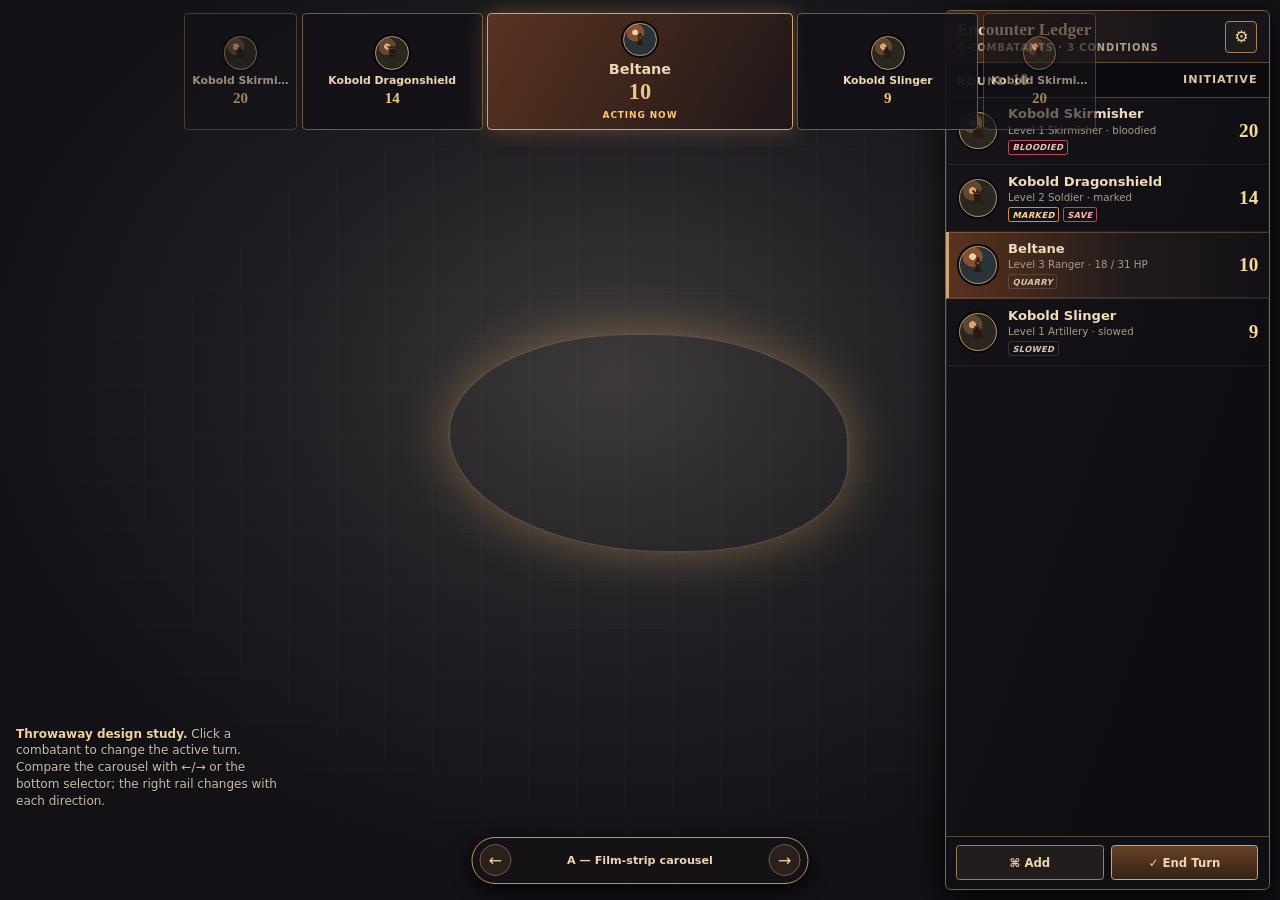
<file: PoC/combat-interface-prototype.html>
<!doctype html>
<!--
  THROWAWAY UI PROTOTYPE — not Foundry production code.
  Question: How can the right-side Combat Tracker and a top-center initiative
  carousel make D&D 4e combat state readable at a glance?
  Three structural directions, switchable with ?variant=A|B|C.
-->
<html lang="en">
<head>
  <meta charset="utf-8">
  <meta name="viewport" content="width=device-width, initial-scale=1">
  <title>4e Combat Interface Prototype</title>
  <style>
    :root { color-scheme:dark; --void:#09090d; --panel:#121116; --panel-2:#1b181b; --edge:#7f6046; --brass:#d0a46e; --paper:#f0dfc7; --muted:#af9d8a; --red:#bd4549; --green:#54955b; --blue:#5ba6bb; --slate:#788394; --line:rgb(208 164 110 / .38); font-family:Signika,system-ui,sans-serif; }
    * { box-sizing:border-box; } body { min-width:980px; min-height:100vh; margin:0; overflow:hidden; background:radial-gradient(ellipse at 48% 42%,#3e3a3b 0,#201f23 35%,#111116 70%); color:var(--paper); }
    button { color:inherit; font:inherit; cursor:pointer; } .map { position:fixed; inset:0; background-image:linear-gradient(#ffffff06 1px,transparent 1px),linear-gradient(90deg,#ffffff06 1px,transparent 1px); background-size:48px 48px; mask-image:radial-gradient(ellipse at center,#000 0 40%,transparent 78%); } .map::after { position:absolute; top:37%; left:35%; width:31%; height:24%; border:2px solid #a9846155; border-radius:48% 52% 42% 58%; box-shadow:0 0 3rem #c6975570; content:""; }
    .note { position:fixed; z-index:3; bottom:4.9rem; left:1rem; width:17rem; color:#d0beaa; font-size:.75rem; line-height:1.4; text-shadow:0 1px #000; } .note b { color:#f3d1a0; }
    .right-rail { position:fixed; z-index:2; top:.65rem; right:.65rem; bottom:.65rem; width:20.3rem; overflow:hidden; border:1px solid var(--edge); border-radius:.38rem; background:linear-gradient(110deg,#18151a,#0d0d12 70%); box-shadow:0 .7rem 2.2rem #000b,inset 0 0 0 1px #fff1; }
    .tracker-title { display:flex; align-items:center; min-height:3.15rem; padding:.55rem .7rem; border-bottom:1px solid var(--line); background:linear-gradient(90deg,#3b271c,#171419 68%); } .tracker-title h1 { margin:0; color:#f2d4a6; font-family:Georgia,serif; font-size:1.08rem; } .tracker-title small { display:block; margin-top:.14rem; color:var(--muted); font-size:.62rem; font-weight:700; letter-spacing:.09em; text-transform:uppercase; } .tracker-title button { width:2rem; height:2rem; margin-left:auto; border:1px solid #a88159; border-radius:.25rem; background:#211c1c; color:#f1d4a5; }
    .round { display:flex; justify-content:space-between; align-items:center; padding:.48rem .7rem; border-bottom:1px solid var(--line); background:#0c0c10; color:#dcc5a7; font-size:.7rem; font-weight:700; letter-spacing:.08em; text-transform:uppercase; } .round b { color:#f5d39c; font-family:Georgia,serif; font-size:1rem; letter-spacing:0; text-transform:none; }
    .combatants { overflow:auto; max-height:calc(100% - 8.2rem); } .combatant { display:grid; grid-template-columns:2.55rem minmax(0,1fr) 2.25rem; gap:.5rem; align-items:center; width:100%; padding:.55rem .65rem; border:0; border-bottom:1px solid #ffffff12; border-left:3px solid transparent; background:transparent; text-align:left; } .combatant:hover { background:#ffffff0a; } .combatant.active { border-left-color:var(--brass); background:linear-gradient(90deg,#5a331f 0,#211a1b 56%,#121116); box-shadow:inset 0 1px #e7ae6a45,inset 0 -1px #e7ae6a25; } .portrait { display:grid; place-items:center; width:2.35rem; height:2.35rem; border:1px solid #bd9568; border-radius:50%; background:radial-gradient(circle at 35% 30%,#d1a873 0 10%,#644530 11% 28%,#282820 29%); color:#281912; font-size:1.25rem; box-shadow:0 0 0 2px #09090d; } .portrait.hero { background:radial-gradient(circle at 35% 27%,#ead1a1 0 9%,#884f32 10% 28%,#29333a 29%); } .who { min-width:0; } .who b,.who small { display:block; overflow:hidden; text-overflow:ellipsis; white-space:nowrap; } .who b { color:#f0dbbd; font-size:.82rem; } .who small { margin-top:.15rem; color:#a99a89; font-size:.64rem; } .initiative { color:#f6d89e; font-family:Georgia,serif; font-size:1.2rem; text-align:right; } .tags { display:flex; gap:.22rem; margin-top:.25rem; } .tag { padding:.1rem .22rem; border:1px solid #ffffff23; border-radius:.14rem; color:#d8c5a9; font-size:.52rem; font-weight:700; letter-spacing:.04em; text-transform:uppercase; } .tag.mark { border-color:#ce8e47; color:#ffd797; } .tag.save { border-color:#be4d52; color:#ffb8af; }
    .tracker-footer { position:absolute; right:0; bottom:0; left:0; display:flex; gap:.45rem; padding:.55rem .65rem; border-top:1px solid var(--line); background:#100f13; } .tracker-footer button { flex:1; min-height:2.15rem; border:1px solid #9e7c58; border-radius:.22rem; background:#221d1d; color:#f1d6ae; font-size:.73rem; font-weight:700; } .tracker-footer button.primary { border-color:#d0a46e; background:linear-gradient(#664127,#352217); }
    .carousel { position:fixed; z-index:2; top:.8rem; left:50%; width:min(62rem,calc(100vw - 23rem)); transform:translateX(-50%); } .current-card { border:1px solid var(--brass); background:linear-gradient(120deg,#4a2b1c,#25191b 48%,#121116); box-shadow:0 .7rem 2rem #0009,inset 0 0 0 1px #fff2; } .current-card h2,.current-card p { margin:0; } .power-strip { display:flex; gap:.4rem; margin-top:.55rem; } .power { padding:.26rem .38rem; border:1px solid #ffffff2b; border-left:3px solid var(--green); border-radius:.17rem; background:#0c0d0e; color:#d8d9cf; font-size:.6rem; } .power.encounter { border-left-color:var(--red); } .power.daily { border-left-color:var(--slate); }
    /* A — Film strip: surrounding turns stay visible, current turn becomes a large tactical focus. */
    .variant-a .turns { display:grid; grid-template-columns:1fr 1.6fr 2.7fr 1.6fr 1fr; align-items:stretch; gap:.28rem; } .variant-a .turn { min-width:0; min-height:5.6rem; padding:.55rem .45rem; border:1px solid #725842; border-radius:.26rem; background:#151318eF; color:#c1ad95; text-align:center; } .variant-a .turn.far { opacity:.62; } .variant-a .turn.active { border-color:var(--brass); background:linear-gradient(120deg,#5a3320,#1d1619); box-shadow:0 0 1.3rem #c2844466; } .variant-a .turn .portrait { margin:auto; width:2.1rem; height:2.1rem; font-size:1rem; } .variant-a .turn b { display:block; margin-top:.3rem; overflow:hidden; color:#edd6b6; font-size:.68rem; text-overflow:ellipsis; white-space:nowrap; } .variant-a .turn strong { display:block; margin-top:.15rem; color:#f1c77e; font-family:Georgia,serif; font-size:.94rem; } .variant-a .turn.active b { font-size:.9rem; } .variant-a .turn.active strong { font-size:1.4rem; } .variant-a .turn.active::after { display:block; margin-top:.3rem; color:#ffc875; font-size:.56rem; font-weight:700; letter-spacing:.1em; content:"ACTING NOW"; }
    /* B — Initiative ruler: a continuous initiative count is the main object; actors attach to it. */
    .variant-b { padding-top:.35rem; } .variant-b .ruler { position:relative; display:grid; grid-template-columns:repeat(12,1fr); height:7.5rem; padding:0 2.3rem; } .variant-b .ruler::before { position:absolute; top:3.2rem; right:2.3rem; left:2.3rem; height:2px; background:linear-gradient(90deg,#5d4a38,#e0ad6d 42%,#5d4a38); content:""; } .variant-b .tick { position:relative; z-index:1; padding-top:3.55rem; color:#998a79; font-size:.62rem; text-align:center; } .variant-b .tick::before { position:absolute; top:2.85rem; left:50%; width:.65rem; height:.65rem; border:2px solid #907457; border-radius:50%; background:#161419; content:""; transform:translateX(-50%); } .variant-b .token { position:absolute; z-index:2; top:.2rem; display:grid; place-items:center; width:4.45rem; padding:.35rem .25rem; border:1px solid #937050; border-radius:.32rem; background:#171419; color:#dfcbb0; box-shadow:0 .35rem .8rem #0008; font-size:.62rem; text-align:center; } .variant-b .token b { display:block; color:#f1d8b6; font-size:.7rem; } .variant-b .token.active { top:.02rem; border-color:#e1af6e; background:#4a2b1d; box-shadow:0 0 1.3rem #c9874c88; } .variant-b .token.active::after { position:absolute; top:4.1rem; width:.9rem; height:.9rem; border:3px solid #edc277; border-radius:50%; background:#3b241a; content:""; } .variant-b .now { position:absolute; top:6.2rem; left:48%; color:#f0c675; font-size:.63rem; font-weight:700; letter-spacing:.1em; transform:translateX(-50%); }
    /* C — Command deck: current actor and their 4e turn economy are the primary affordance. */
    .variant-c .current-card { display:grid; grid-template-columns:5.3rem minmax(14rem,1fr) 20rem; min-height:7.3rem; padding:.65rem; border-radius:.4rem; } .variant-c .portrait { align-self:center; width:4.2rem; height:4.2rem; font-size:1.8rem; } .variant-c .actor-summary { padding:.25rem .65rem; } .variant-c h2 { color:#f7dcba; font-family:Georgia,serif; font-size:1.32rem; } .variant-c .actor-summary > p { margin-top:.15rem; color:#c5b4a2; font-size:.68rem; } .variant-c .vitals { display:flex; gap:.75rem; margin-top:.55rem; font-size:.64rem; } .variant-c .vitals b { display:block; margin-top:.1rem; color:#ffd0c4; font-family:Georgia,serif; font-size:1rem; } .variant-c .vitals span { color:#b8a594; font-size:.55rem; font-weight:700; letter-spacing:.08em; text-transform:uppercase; } .variant-c .actions { display:grid; grid-template-columns:repeat(3,1fr); gap:.32rem; align-self:center; } .variant-c .action { min-height:4.55rem; padding:.35rem; border:1px solid #ffffff25; border-radius:.25rem; background:#0d0e10; text-align:center; } .variant-c .action b { display:block; color:#e6c99e; font-size:.64rem; letter-spacing:.06em; text-transform:uppercase; } .variant-c .action span { display:block; margin-top:.42rem; color:#a9b9a4; font-size:.68rem; } .variant-c .action.used { opacity:.45; text-decoration:line-through; } .variant-c .queue { display:flex; justify-content:center; gap:.33rem; margin-top:.4rem; } .variant-c .queue button { padding:.35rem .6rem; border:1px solid #725842; border-radius:.22rem; background:#141217; color:#d7c1a2; font-size:.63rem; } .variant-c .queue button:nth-child(2) { border-color:#d0a46e; color:#f4d196; }
    .switcher { position:fixed; z-index:5; bottom:1rem; left:50%; display:flex; align-items:center; gap:.55rem; padding:.42rem; border:1px solid #bd9360; border-radius:2rem; background:#151216; box-shadow:0 .35rem 1.2rem #000c; transform:translateX(-50%); } .switcher button { width:2rem; height:2rem; border:1px solid #745a43; border-radius:50%; background:#2a211c; color:#f4d39e; font-size:1rem; } .switcher button:hover,.tracker-footer button:hover,.tracker-title button:hover { border-color:#f0c879; background:#4b3522; } .switcher output { min-width:15rem; color:#ecd3b2; font-size:.7rem; font-weight:700; text-align:center; }
  </style>
</head>
<body>
  <div class="map" aria-hidden="true"></div>
  <p class="note"><b>Throwaway design study.</b> Click a combatant to change the active turn. Compare the carousel with ←/→ or the bottom selector; the right rail changes with each direction.</p>
  <main id="app"></main>
  <nav class="switcher" aria-label="Prototype variant selector"><button id="previous" aria-label="Previous variant">←</button><output id="label"></output><button id="next" aria-label="Next variant">→</button></nav>
  <script>
    const people = [
      { name:'Kobold Skirmisher', role:'Level 1 Skirmisher · bloodied', init:20, icon:'♞', tags:['bloodied'], foe:true },
      { name:'Kobold Dragonshield', role:'Level 2 Soldier · marked', init:14, icon:'♜', tags:['marked','save'], foe:true },
      { name:'Beltane', role:'Level 3 Ranger · 18 / 31 HP', init:10, icon:'♝', tags:['quarry'], hero:true },
      { name:'Kobold Slinger', role:'Level 1 Artillery · slowed', init:9, icon:'♞', tags:['slowed'], foe:true }
    ];
    let active = 2;
    const person = () => people[active];
    const rail = () => `<aside class="right-rail"><header class="tracker-title"><div><h1>Encounter Ledger</h1><small>4 combatants · 3 conditions</small></div><button title="Combat settings">⚙</button></header><div class="round"><span>Round <b>10</b></span><span>Initiative</span></div><section class="combatants">${people.map((p,index) => `<button class="combatant ${index === active ? 'active' : ''}" data-person="${index}"><span class="portrait ${p.hero ? 'hero' : ''}">${p.icon}</span><span class="who"><b>${p.name}</b><small>${p.role}</small><span class="tags">${p.tags.map(t => `<i class="tag ${t === 'marked' ? 'mark' : t === 'save' || t === 'bloodied' ? 'save' : ''}">${t}</i>`).join('')}</span></span><strong class="initiative">${p.init}</strong></button>`).join('')}</section><footer class="tracker-footer"><button>⌘ Add</button><button class="primary">✓ End Turn</button></footer></aside>`;
    const film = () => `<section class="carousel variant-a"><div class="turns">${[-2,-1,0,1,2].map((offset) => { const index=(active+offset+people.length)%people.length, p=people[index]; return `<button class="turn ${offset === 0 ? 'active' : ''} ${Math.abs(offset) === 2 ? 'far' : ''}" data-person="${index}"><span class="portrait ${p.hero ? 'hero' : ''}">${p.icon}</span><b>${p.name}</b><strong>${p.init}</strong></button>`; }).join('')}</div></section>`;
    const ruler = () => `<section class="carousel variant-b"><div class="ruler">${[20,19,18,17,16,15,14,13,12,11,10,9].map(n => `<span class="tick">${n}</span>`).join('')}${people.map((p,i) => `<button class="token ${i === active ? 'active' : ''}" style="left:calc(${((20-p.init)/11)*82+8}% - 2.2rem)" data-person="${i}"><b>${p.init}</b>${p.name.replace('Kobold ','')}</button>`).join('')}<span class="now">CURRENT COUNT · ${person().init}</span></div></section>`;
    const deck = () => `<section class="carousel variant-c"><div class="current-card"><span class="portrait ${person().hero ? 'hero' : ''}">${person().icon}</span><div class="actor-summary"><h2>${person().name}</h2><p>${person().role}</p><div class="vitals"><div><span>Hit points</span><b>${person().hero ? '18 / 31' : '17 / 27'}</b></div><div><span>Defenses</span><b>AC 19 · F 16 · R 18 · W 14</b></div><div><span>Conditions</span><b>${person().tags.join(', ')}</b></div></div></div><div class="actions"><div class="action"><b>Standard</b><span>Ready</span></div><div class="action"><b>Move</b><span>Ready</span></div><div class="action used"><b>Minor</b><span>Used</span></div></div></div><div class="queue">${people.filter((_,i)=>i!==active).map((p,i) => `<button data-person="${people.indexOf(p)}">${i === 0 ? 'NEXT · ' : ''}${p.name} <b>${p.init}</b></button>`).join('')}</div></section>`;
    const variants = { A:['A — Film-strip carousel',film], B:['B — Initiative ruler',ruler], C:['C — Turn command deck',deck] };
    let key = new URLSearchParams(location.search).get('variant')?.toUpperCase(); if (!variants[key]) key='A';
    function render() { document.getElementById('app').innerHTML = rail()+variants[key][1](); document.getElementById('label').textContent=variants[key][0]; document.querySelectorAll('[data-person]').forEach(button => button.onclick=() => { active=Number(button.dataset.person); render(); }); }
    function move(delta) { const keys=Object.keys(variants); key=keys[(keys.indexOf(key)+delta+keys.length)%keys.length]; const url=new URL(location); url.searchParams.set('variant',key); history.replaceState(null,'',url); render(); }
    document.getElementById('previous').onclick=()=>move(-1); document.getElementById('next').onclick=()=>move(1); window.addEventListener('keydown',event => { if (!/INPUT|TEXTAREA/.test(document.activeElement.tagName)) { if (event.key==='ArrowLeft') move(-1); if (event.key==='ArrowRight') move(1); } }); render();
  </script>
</body>
</html>
</file>
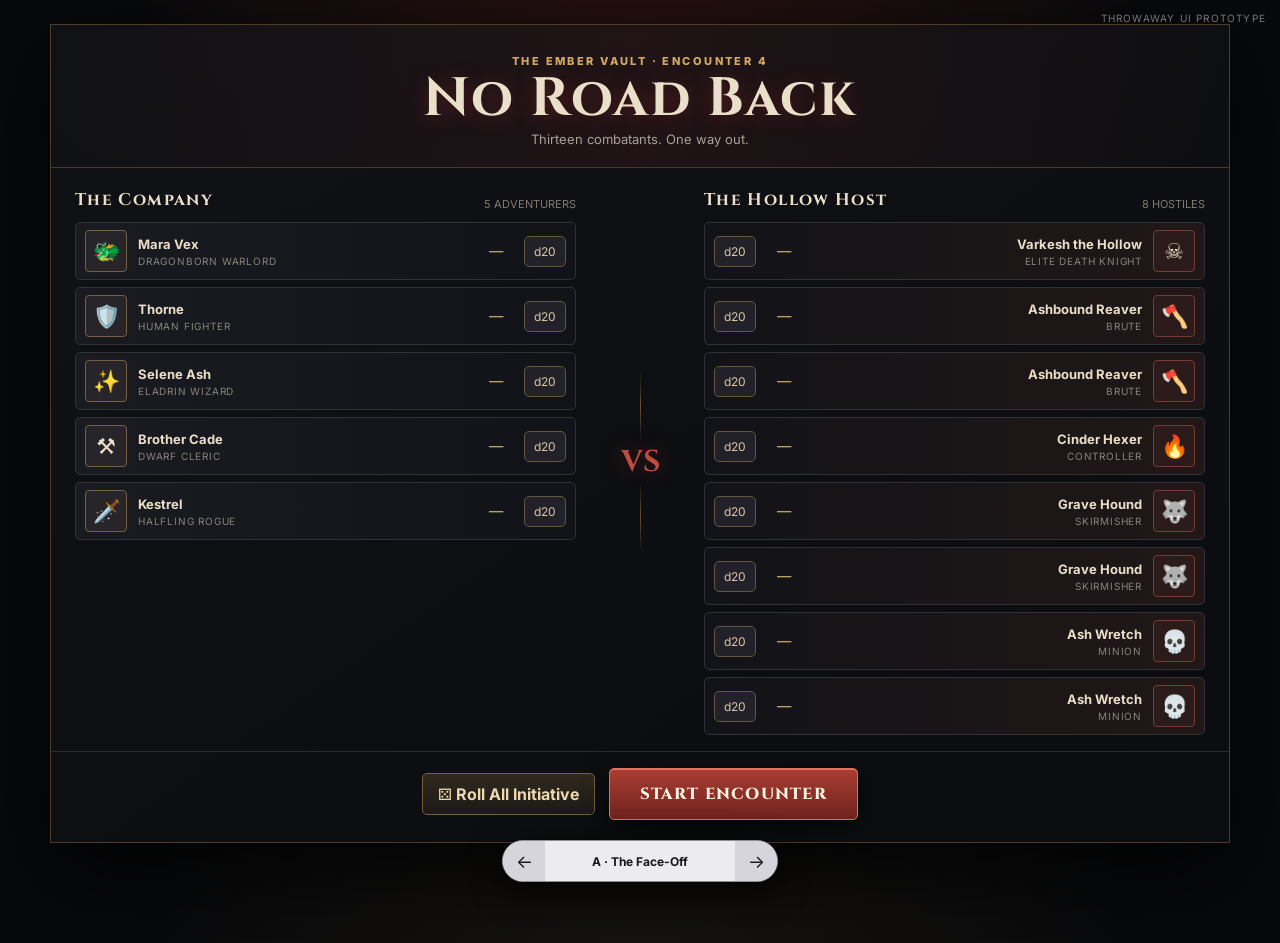
<file: PoC/combat-start-dialog-prototype.html>
<!doctype html>
<html lang="en">
<head>
  <meta charset="utf-8">
  <meta name="viewport" content="width=device-width, initial-scale=1">
  <title>Combat Start — UI Prototype</title>
  <!-- Three Combat Start variants, switchable via ?variant=A|B|C. Throwaway prototype. -->
  <style>
    @import url("https://fonts.googleapis.com/css2?family=Cinzel:wght@600;700;800&family=Inter:wght@400;500;600;700;800&display=swap");

    :root {
      color-scheme: dark;
      --ink: #090a0c;
      --panel: #111319;
      --panel-2: #191b21;
      --line: #55452e;
      --line-bright: #a88043;
      --gold: #d4aa62;
      --parchment: #eadfc9;
      --muted: #999286;
      --danger: #b73f38;
      --danger-hot: #ed594d;
      --player: #6998b8;
      --ready: #78a878;
      --display: "Cinzel", Georgia, serif;
      --body: "Inter", system-ui, sans-serif;
    }

    * { box-sizing: border-box; }
    html, body { min-height: 100%; }
    body {
      margin: 0;
      color: var(--parchment);
      font-family: var(--body);
      background:
        radial-gradient(circle at 50% -20%, rgba(139, 39, 28, .32), transparent 42%),
        radial-gradient(circle at 50% 120%, rgba(150, 105, 48, .14), transparent 40%),
        #08090b;
      overflow-x: hidden;
    }
    button { font: inherit; }
    button:focus-visible { outline: 2px solid #f2d08b; outline-offset: 3px; }
    .prototype-note {
      position: fixed; top: 12px; right: 14px; z-index: 50;
      color: #777; font-size: 10px; letter-spacing: .12em; text-transform: uppercase;
    }
    #app { min-height: 100vh; padding: 24px 24px 100px; display: grid; place-items: center; }
    .screen { width: min(1180px, 100%); animation: arrive .55s cubic-bezier(.2,.8,.2,1); }
    @keyframes arrive { from { opacity: 0; transform: translateY(10px) scale(.99); } }
    @keyframes pulse { 50% { box-shadow: 0 0 30px rgba(205, 64, 50, .38); } }
    @keyframes flash { 45% { color: white; transform: scale(1.14); } }
    .display { font-family: var(--display); }
    .eyebrow { color: var(--gold); font-size: 11px; font-weight: 800; letter-spacing: .22em; text-transform: uppercase; }
    .muted { color: var(--muted); }
    .initiative { min-width: 34px; text-align: center; color: #f2cf81; font-family: var(--display); font-size: 18px; font-weight: 800; }
    .initiative.rolling { animation: flash .18s ease 3; }
    .die-button {
      border: 1px solid #62563f; border-radius: 5px; background: #222129; color: #d9c8a7;
      cursor: pointer; font-size: 12px; padding: 7px 9px; transition: .16s ease;
    }
    .die-button:hover { border-color: var(--gold); color: white; transform: translateY(-1px); }
    .start-button {
      border: 1px solid #e06b58; border-radius: 5px; padding: 14px 30px; cursor: pointer;
      background: linear-gradient(#a93e32, #70221e); color: #fff5e4; box-shadow: inset 0 1px #e17868, 0 7px 25px #000a;
      font-family: var(--display); font-weight: 800; letter-spacing: .08em; text-transform: uppercase;
      transition: .18s ease;
    }
    .start-button:hover { filter: brightness(1.18); transform: translateY(-2px); }
    .start-button:disabled { cursor: not-allowed; filter: grayscale(.8); opacity: .55; transform: none; }
    .all-button {
      padding: 10px 15px; border: 1px solid #75603d; border-radius: 5px; cursor: pointer;
      color: #eed8ad; background: linear-gradient(#30291f, #1c1916); font-weight: 700;
    }
    .all-button:hover { border-color: #c49852; filter: brightness(1.2); }

    /* A — The Face-Off */
    .faceoff { border: 1px solid #4e3c2b; background: linear-gradient(145deg, #111216f5, #0b0c0ff8); box-shadow: 0 30px 80px #000c; }
    .faceoff-header { padding: 24px 28px 20px; text-align: center; border-bottom: 1px solid #4a3928; background: linear-gradient(90deg, transparent, #5b201d35, transparent); }
    .faceoff-header h1 { margin: 3px 0 5px; font-size: clamp(30px, 5vw, 54px); line-height: 1; letter-spacing: .03em; text-shadow: 0 3px 20px #a5272666; }
    .faceoff-header p { margin: 0; font-size: 13px; color: #aaa095; }
    .faceoff-body { display: grid; grid-template-columns: 1fr 92px 1fr; padding: 20px 24px 16px; gap: 18px; }
    .roster-title { display: flex; align-items: end; justify-content: space-between; margin-bottom: 11px; }
    .roster-title h2 { margin: 0; font-size: 17px; letter-spacing: .08em; }
    .roster-title span { color: #817a70; font-size: 11px; text-transform: uppercase; }
    .combatant-list { display: grid; gap: 7px; }
    .combatant {
      display: grid; grid-template-columns: 42px 1fr auto auto; align-items: center; gap: 11px;
      min-height: 56px; padding: 7px 9px; border: 1px solid #333138; border-radius: 5px;
      background: linear-gradient(90deg, #1a1b20, #121318); position: relative;
    }
    .combatant.enemy { grid-template-columns: auto auto 1fr 42px; text-align: right; background: linear-gradient(270deg, #211716, #121318); }
    .portrait { width: 42px; height: 42px; border: 1px solid #766043; border-radius: 4px; display: grid; place-items: center; background: #27252a; font-size: 22px; }
    .enemy .portrait { border-color: #763b34; background: #2b1b1a; }
    .combatant h3 { margin: 0 0 3px; font-size: 13px; }
    .combatant p { margin: 0; color: #89837b; font-size: 10px; text-transform: uppercase; letter-spacing: .08em; }
    .vs { display: grid; place-items: center; align-content: center; color: #7b6b57; }
    .vs strong { font-family: var(--display); font-size: 30px; color: #be4c40; text-shadow: 0 0 22px #a52a2277; }
    .vs::before, .vs::after { content: ""; height: 70px; width: 1px; background: linear-gradient(transparent, #6b5034, transparent); }
    .faceoff-footer { display: flex; align-items: center; justify-content: center; gap: 14px; padding: 16px 24px 22px; border-top: 1px solid #332a22; }

    /* B — Threat Briefing */
    .briefing { display: grid; grid-template-columns: minmax(0, 1.5fr) minmax(280px, .65fr); min-height: 700px; border: 1px solid #594026; background: #0d0e11; box-shadow: 0 30px 90px #000d; }
    .brief-threat { padding: 32px; display: flex; flex-direction: column; background: radial-gradient(circle at 50% 35%, #6b242635, transparent 42%), linear-gradient(#151419, #0c0d10); }
    .brief-threat h1 { margin: 6px 0 0; font-size: clamp(32px, 5vw, 58px); line-height: .98; }
    .threat-summary { margin: 9px 0 24px; color: #b3a99a; font-size: 13px; }
    .boss-card { position: relative; flex: 1; min-height: 300px; border: 1px solid #693a31; overflow: hidden; background: radial-gradient(circle at 50% 30%, #5b2625 0, #261618 31%, #101116 72%); display: grid; place-items: end center; }
    .boss-sigil { position: absolute; inset: 15% auto auto 50%; translate: -50% 0; width: 210px; height: 210px; border: 1px solid #a14c4070; rotate: 45deg; box-shadow: 0 0 50px #b72b2040, inset 0 0 45px #8b2c2640; }
    .boss-glyph { position: absolute; inset: 25% 0 auto; text-align: center; font-size: 128px; filter: grayscale(.3) drop-shadow(0 12px 20px #000); }
    .boss-info { position: relative; width: 100%; padding: 58px 22px 20px; background: linear-gradient(transparent, #0b0c0ff5 45%); }
    .boss-info h2 { margin: 0; font-size: 27px; }
    .boss-info p { margin: 5px 0 14px; color: #c0b09d; }
    .minion-strip { display: grid; grid-template-columns: repeat(2, 1fr); gap: 7px; }
    .minion { min-width: 0; padding: 9px 10px; border: 1px solid #47312c; background: #191419; }
    .minion-heading { display: flex; align-items: baseline; justify-content: space-between; gap: 8px; }
    .minion b { overflow: hidden; font-size: 11px; text-overflow: ellipsis; white-space: nowrap; }
    .minion-count { color: #e2b66c; font-family: var(--display); font-size: 13px; font-weight: 800; }
    .minion small { display: block; margin-top: 3px; color: #96877b; font-size: 9px; letter-spacing: .08em; text-transform: uppercase; }
    .brief-party { padding: 28px 22px; border-left: 1px solid #4b3828; background: linear-gradient(140deg, #191a1e, #101115); display: flex; flex-direction: column; }
    .brief-party h2 { margin: 4px 0 5px; font-size: 25px; }
    .brief-party > p { margin: 0 0 20px; color: #8e8980; font-size: 12px; }
    .hero-stack { display: grid; gap: 9px; }
    .hero-chip { display: grid; grid-template-columns: 39px 1fr auto; align-items: center; gap: 10px; padding: 9px; border: 1px solid #3e4246; border-left: 3px solid #547993; background: #1b1d22; }
    .hero-chip .portrait { width: 39px; height: 39px; }
    .hero-chip h3 { margin: 0; font-size: 12px; }
    .hero-chip small { color: #8f8980; }
    .brief-actions { margin-top: auto; display: grid; gap: 10px; padding-top: 22px; }
    .brief-actions .start-button { width: 100%; }

    /* C — Initiative War Table */
    .wartable { border: 1px solid #54462f; padding: 23px; background: linear-gradient(#171820f2, #0c0d11f5), repeating-linear-gradient(0deg, transparent 0 31px, #ffffff05 32px); box-shadow: 0 30px 90px #000c; }
    .war-header { display: flex; align-items: end; justify-content: space-between; gap: 24px; padding: 5px 5px 18px; }
    .war-header h1 { margin: 3px 0 0; font-size: clamp(29px, 4vw, 45px); }
    .war-meta { text-align: right; color: #9d9588; font-size: 12px; line-height: 1.7; }
    .war-meta strong { color: #d4bd90; }
    .battleline { display: grid; grid-template-columns: 1fr 72px 1.25fr; gap: 12px; align-items: stretch; }
    .formation { border: 1px solid #3e3b38; padding: 14px; background: #101216bf; }
    .formation.enemy-side { border-color: #56322f; background: #171012d9; }
    .formation-head { display: flex; justify-content: space-between; margin-bottom: 12px; font-size: 11px; text-transform: uppercase; letter-spacing: .13em; color: #989187; }
    .token-grid { display: grid; grid-template-columns: repeat(2, 1fr); gap: 8px; }
    .enemy-side .token-grid { grid-template-columns: repeat(4, 1fr); }
    .war-token { min-height: 108px; border: 1px solid #3d444b; background: radial-gradient(circle at 50% 30%, #2b343d, #17191e 65%); display: flex; flex-direction: column; align-items: center; justify-content: center; padding: 8px 4px; text-align: center; position: relative; }
    .enemy-side .war-token { border-color: #573530; background: radial-gradient(circle at 50% 30%, #49231f, #1b1416 65%); }
    .war-token .icon { font-size: 27px; }
    .war-token b { margin-top: 7px; max-width: 100%; overflow: hidden; text-overflow: ellipsis; white-space: nowrap; font-size: 11px; }
    .war-token small { margin-top: 3px; color: #817d77; font-size: 9px; text-transform: uppercase; }
    .war-token .initiative { position: absolute; top: 5px; right: 6px; font-size: 16px; }
    .war-token .die-button { position: absolute; inset: auto 5px 5px; padding: 4px 7px; font-size: 10px; opacity: 0; }
    .war-token:hover .die-button, .war-token:focus-within .die-button { opacity: 1; }
    .clash { display: grid; place-items: center; color: #b34d43; }
    .clash span { writing-mode: vertical-rl; font-family: var(--display); font-size: 13px; letter-spacing: .25em; text-transform: uppercase; }
    .clash::before, .clash::after { content: ""; width: 1px; height: 100%; background: linear-gradient(transparent, #7e463c, transparent); }
    .initiative-track { margin-top: 13px; min-height: 72px; display: flex; gap: 7px; align-items: center; padding: 11px; border: 1px solid #40392e; overflow-x: auto; background: #090a0d; }
    .initiative-track::before { content: "ORDER"; color: #786e60; font-size: 9px; letter-spacing: .15em; margin: 0 6px; }
    .turn-card { min-width: 102px; padding: 8px 9px; border-left: 2px solid var(--player); background: #1a1d22; font-size: 10px; }
    .turn-card.enemy-turn { border-color: var(--danger); }
    .turn-card b { display: block; color: #e3c980; font-family: var(--display); font-size: 16px; }
    .war-actions { display: flex; justify-content: flex-end; gap: 10px; padding-top: 14px; }

    .switcher {
      position: fixed; z-index: 100; left: 50%; bottom: 18px; transform: translateX(-50%);
      display: grid; grid-template-columns: 42px minmax(190px, auto) 42px; align-items: center;
      border: 1px solid #8f8f95; border-radius: 999px; overflow: hidden; background: #ececf0; color: #17171a;
      box-shadow: 0 8px 32px #000c; font-size: 12px;
    }
    .switcher button { height: 40px; border: 0; cursor: pointer; background: #d5d5db; color: #17171a; font-size: 18px; }
    .switcher button:hover { background: white; }
    .switcher-label { padding: 0 15px; text-align: center; font-weight: 700; }
    .toast { position: fixed; z-index: 90; inset: 50% auto auto 50%; transform: translate(-50%, -50%) scale(.9); opacity: 0; pointer-events: none; padding: 24px 34px; border: 1px solid #d16858; background: #120f11ed; box-shadow: 0 0 90px #b8322e88; text-align: center; transition: .3s ease; }
    .toast.show { opacity: 1; transform: translate(-50%, -50%) scale(1); }
    .toast strong { display: block; font-family: var(--display); font-size: 32px; color: #f4dfbb; }

    @media (max-width: 820px) {
      #app { padding: 12px 12px 90px; align-items: start; }
      .faceoff-body { grid-template-columns: 1fr; }
      .vs { grid-auto-flow: column; }
      .vs::before, .vs::after { height: 1px; width: 70px; }
      .briefing { grid-template-columns: 1fr; }
      .brief-party { border: 0; border-top: 1px solid #4b3828; }
      .battleline { grid-template-columns: 1fr; }
      .clash { grid-auto-flow: column; }
      .clash span { writing-mode: initial; }
      .clash::before, .clash::after { width: 100%; height: 1px; }
      .enemy-side .token-grid { grid-template-columns: repeat(2, 1fr); }
    }
  </style>
</head>
<body>
  <div class="prototype-note">Throwaway UI prototype</div>
  <main id="app"></main>
  <div class="toast" id="toast" role="status"><strong>ENCOUNTER STARTED</strong><span>Roll for your lives.</span></div>
  <nav class="switcher" aria-label="Prototype variants">
    <button type="button" id="previous" aria-label="Previous variant">←</button>
    <div class="switcher-label" id="variant-label"></div>
    <button type="button" id="next" aria-label="Next variant">→</button>
  </nav>

  <script>
    const heroes = [
      { id: "h1", name: "Mara Vex", detail: "Dragonborn Warlord", icon: "🐲", side: "hero" },
      { id: "h2", name: "Thorne", detail: "Human Fighter", icon: "🛡️", side: "hero" },
      { id: "h3", name: "Selene Ash", detail: "Eladrin Wizard", icon: "✨", side: "hero" },
      { id: "h4", name: "Brother Cade", detail: "Dwarf Cleric", icon: "⚒️", side: "hero" },
      { id: "h5", name: "Kestrel", detail: "Halfling Rogue", icon: "🗡️", side: "hero" }
    ];
    const enemies = [
      { id: "e1", name: "Varkesh the Hollow", detail: "Elite Death Knight", icon: "☠️", side: "enemy" },
      { id: "e2", name: "Ashbound Reaver", detail: "Brute", icon: "🪓", side: "enemy" },
      { id: "e3", name: "Ashbound Reaver", detail: "Brute", icon: "🪓", side: "enemy" },
      { id: "e4", name: "Cinder Hexer", detail: "Controller", icon: "🔥", side: "enemy" },
      { id: "e5", name: "Grave Hound", detail: "Skirmisher", icon: "🐺", side: "enemy" },
      { id: "e6", name: "Grave Hound", detail: "Skirmisher", icon: "🐺", side: "enemy" },
      { id: "e7", name: "Ash Wretch", detail: "Minion", icon: "💀", side: "enemy" },
      { id: "e8", name: "Ash Wretch", detail: "Minion", icon: "💀", side: "enemy" }
    ];
    const allCombatants = [...heroes, ...enemies];
    const initiative = new Map();
    const variants = [
      { key: "A", name: "The Face-Off" },
      { key: "B", name: "Threat Briefing" },
      { key: "C", name: "Initiative War Table" }
    ];

    function valueFor(id) {
      return initiative.has(id) ? initiative.get(id) : "—";
    }

    function combatantRow(person, enemy = false) {
      const portrait = `<div class="portrait" aria-hidden="true">${person.icon}</div>`;
      const text = `<div><h3>${person.name}</h3><p>${person.detail}</p></div>`;
      const score = `<span class="initiative" data-score="${person.id}">${valueFor(person.id)}</span>`;
      const roll = `<button class="die-button" data-roll="${person.id}" type="button" aria-label="Roll initiative for ${person.name}">d20</button>`;
      return `<article class="combatant ${enemy ? "enemy" : ""}">${enemy ? `${roll}${score}${text}${portrait}` : `${portrait}${text}${score}${roll}`}</article>`;
    }

    function variantA() {
      return `<section class="screen faceoff">
        <header class="faceoff-header"><span class="eyebrow">The Ember Vault · Encounter 4</span><h1 class="display">No Road Back</h1><p>Thirteen combatants. One way out.</p></header>
        <div class="faceoff-body">
          <section><div class="roster-title"><h2 class="display">The Company</h2><span>5 adventurers</span></div><div class="combatant-list">${heroes.map(hero => combatantRow(hero)).join("")}</div></section>
          <div class="vs"><strong>VS</strong></div>
          <section><div class="roster-title"><h2 class="display">The Hollow Host</h2><span>8 hostiles</span></div><div class="combatant-list">${enemies.map(enemy => combatantRow(enemy, true)).join("")}</div></section>
        </div>
        <footer class="faceoff-footer"><button class="all-button" data-roll-all type="button">⚄ Roll All Initiative</button><button class="start-button" data-start type="button">Start Encounter</button></footer>
      </section>`;
    }

    function variantB() {
      const enemyGroups = enemies.slice(1).reduce((groups, enemy) => {
        const existing = groups.find(group => group.name === enemy.name);
        if (existing) {
          existing.count += 1;
        } else {
          groups.push({ name: enemy.name, detail: enemy.detail, count: 1 });
        }
        return groups;
      }, []);

      return `<section class="screen briefing">
        <section class="brief-threat"><span class="eyebrow">Threat Identified · Severe</span><h1 class="display">The Hollow Host</h1><p class="threat-summary">Eight enemies stand between you and the Ember Gate.</p>
          <article class="boss-card"><div class="boss-sigil"></div><div class="boss-glyph">☠️</div><div class="boss-info"><span class="eyebrow">Enemy Commander</span><h2 class="display">Varkesh the Hollow</h2><p>Elite Death Knight · Level 9 Soldier</p><div class="minion-strip">${enemyGroups.map(group => `<div class="minion"><div class="minion-heading"><b>${group.name}</b><span class="minion-count">×${group.count}</span></div><small>${group.detail}</small></div>`).join("")}</div></div></article>
        </section>
        <aside class="brief-party"><span class="eyebrow">Your Company</span><h2 class="display">Five Stand Ready</h2><p>Set the order. Face what waits beyond.</p><div class="hero-stack">${heroes.map(hero => `<article class="hero-chip"><div class="portrait">${hero.icon}</div><div><h3>${hero.name}</h3><small>${hero.detail}</small></div><div><span class="initiative" data-score="${hero.id}">${valueFor(hero.id)}</span> <button class="die-button" data-roll="${hero.id}" type="button">d20</button></div></article>`).join("")}</div>
          <div class="brief-actions"><button class="start-button" data-start type="button">Enter the Ember Vault</button></div>
        </aside>
      </section>`;
    }

    function warToken(person) {
      return `<article class="war-token"><span class="initiative" data-score="${person.id}">${valueFor(person.id)}</span><span class="icon">${person.icon}</span><b>${person.name}</b><small>${person.detail}</small><button class="die-button" data-roll="${person.id}" type="button">Roll d20</button></article>`;
    }

    function orderTrack() {
      const ordered = allCombatants.filter(person => initiative.has(person.id)).sort((a, b) => initiative.get(b.id) - initiative.get(a.id));
      return ordered.length ? ordered.map(person => `<div class="turn-card ${person.side === "enemy" ? "enemy-turn" : ""}"><b>${initiative.get(person.id)}</b>${person.name}</div>`).join("") : `<span class="muted">Roll initiative to reveal the turn order.</span>`;
    }

    function variantC() {
      return `<section class="screen wartable"><header class="war-header"><div><span class="eyebrow">Combat Deployment</span><h1 class="display">The Ember Gate</h1></div><div class="war-meta"><strong>5</strong> heroes · <strong>8</strong> hostiles<br>Threat: <strong>Severe</strong></div></header>
        <div class="battleline"><section class="formation"><div class="formation-head"><span>Allied formation</span><span>West approach</span></div><div class="token-grid">${heroes.map(warToken).join("")}</div></section><div class="clash"><span>Battleline</span></div><section class="formation enemy-side"><div class="formation-head"><span>Hostile formation</span><span>Ember Gate</span></div><div class="token-grid">${enemies.map(warToken).join("")}</div></section></div>
        <div class="initiative-track" data-track>${orderTrack()}</div><footer class="war-actions"><button class="all-button" data-roll-all type="button">⚄ Roll Initiative</button><button class="start-button" data-start type="button">Start Encounter →</button></footer>
      </section>`;
    }

    function currentIndex() {
      const key = new URLSearchParams(location.search).get("variant")?.toUpperCase() || "A";
      const index = variants.findIndex(variant => variant.key === key);
      return index < 0 ? 0 : index;
    }

    function render() {
      const index = currentIndex();
      const renderers = [variantA, variantB, variantC];
      document.getElementById("app").innerHTML = renderers[index]();
      document.getElementById("variant-label").textContent = `${variants[index].key} · ${variants[index].name}`;
      bindActions();
    }

    function go(offset) {
      const next = (currentIndex() + offset + variants.length) % variants.length;
      const url = new URL(location.href);
      url.searchParams.set("variant", variants[next].key);
      history.replaceState({}, "", url);
      render();
    }

    function rollOne(id) {
      initiative.set(id, Math.floor(Math.random() * 20) + 1);
      updateState();
      const score = document.querySelector(`[data-score="${id}"]`);
      score?.classList.add("rolling");
      setTimeout(() => score?.classList.remove("rolling"), 600);
    }

    function updateState() {
      document.querySelectorAll("[data-score]").forEach(node => { node.textContent = valueFor(node.dataset.score); });
      const status = document.querySelector("[data-status]");
      if (status) status.textContent = `${initiative.size} of ${allCombatants.length} initiatives rolled`;
      const track = document.querySelector("[data-track]");
      if (track) track.innerHTML = orderTrack();
    }

    function rollAll() {
      allCombatants.forEach(person => initiative.set(person.id, Math.floor(Math.random() * 20) + 1));
      updateState();
      document.querySelectorAll("[data-score]").forEach(node => node.classList.add("rolling"));
      setTimeout(() => document.querySelectorAll("[data-score]").forEach(node => node.classList.remove("rolling")), 650);
    }

    function startEncounter() {
      const toast = document.getElementById("toast");
      toast.classList.add("show");
      setTimeout(() => toast.classList.remove("show"), 1900);
    }

    function bindActions() {
      document.querySelectorAll("[data-roll]").forEach(button => button.addEventListener("click", () => rollOne(button.dataset.roll)));
      document.querySelector("[data-roll-all]")?.addEventListener("click", rollAll);
      document.querySelector("[data-start]")?.addEventListener("click", startEncounter);
    }

    document.getElementById("previous").addEventListener("click", () => go(-1));
    document.getElementById("next").addEventListener("click", () => go(1));
    window.addEventListener("popstate", render);
    window.addEventListener("keydown", event => {
      const tag = document.activeElement?.tagName;
      if (["INPUT", "TEXTAREA"].includes(tag) || document.activeElement?.isContentEditable) return;
      if (event.key === "ArrowLeft") go(-1);
      if (event.key === "ArrowRight") go(1);
    });
    render();
  </script>
</body>
</html>
</file>
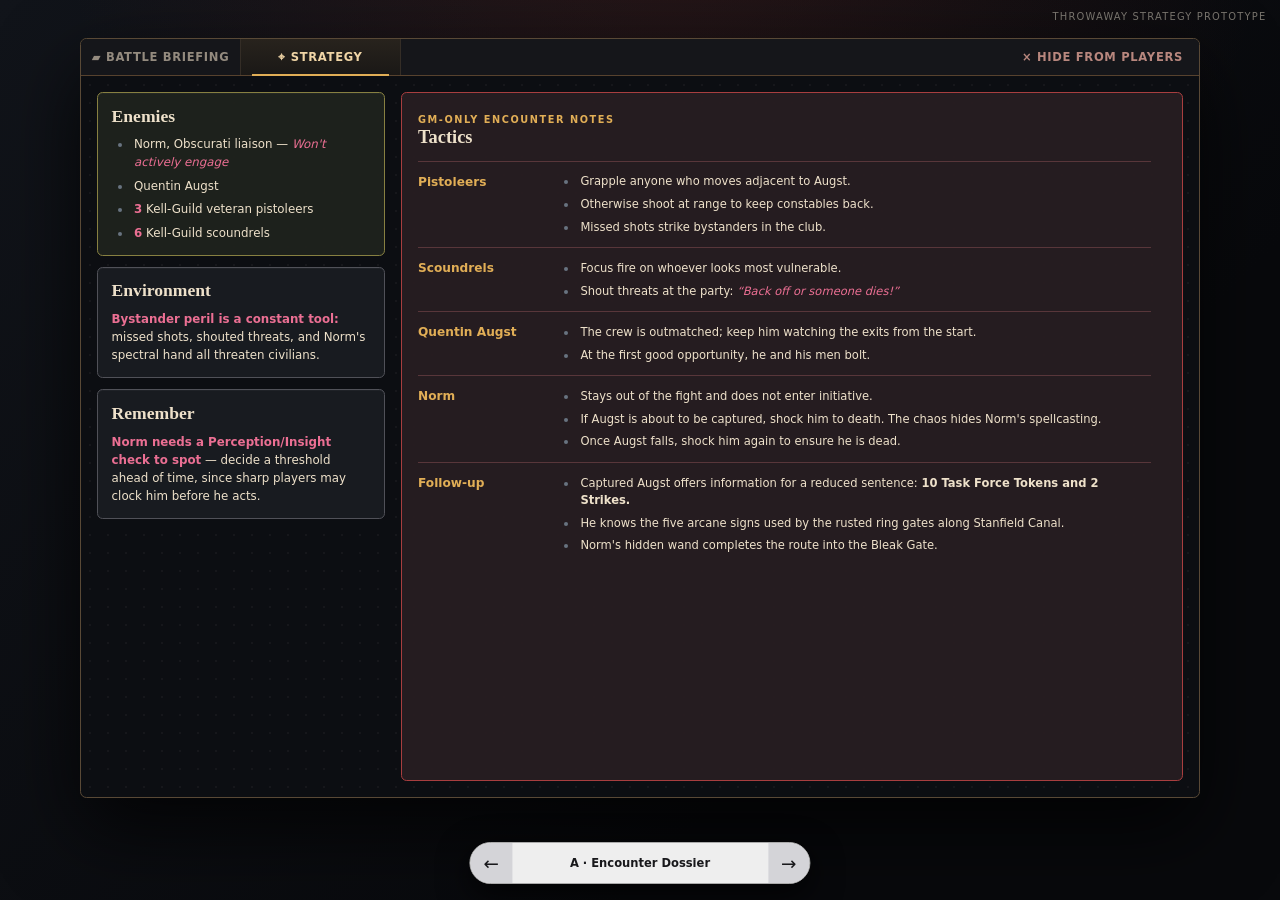
<file: PoC/combat-start-strategy-prototype.html>
<!doctype html>
<html lang="en">
<head>
	<meta charset="utf-8">
	<meta name="viewport" content="width=device-width, initial-scale=1">
	<title>Combat Start Strategy — UI Prototype</title>
	<!-- Three Strategy-tab variants, switchable via ?variant=A|B|C. Throwaway prototype. -->
	<style>
		:root {
			color-scheme: dark;
			--canvas: #090a0d;
			--panel: #121419;
			--panel-raised: #1a1c21;
			--panel-warm: #21191a;
			--line: #4c4439;
			--line-bright: #95703e;
			--parchment: #eee1ca;
			--muted: #9e978c;
			--gold: #e1ae56;
			--rose: #eb6f93;
			--red: #b3453f;
			--blue: #72a5be;
			--green: #82a46d;
			--display: Georgia, "Times New Roman", serif;
			--body: Inter, system-ui, sans-serif;
		}

		* { box-sizing: border-box; }
		html, body { min-height: 100%; }
		body {
			margin: 0;
			color: var(--parchment);
			font-family: var(--body);
			background:
				radial-gradient(circle at 52% -15%, rgb(127 43 34 / 24%), transparent 38rem),
				linear-gradient(135deg, #11141a, #08090c 70%);
		}

		button { color: inherit; font: inherit; }
		button:focus-visible, input:focus-visible { outline: 2px solid #f0c879; outline-offset: 2px; }
		#app { display: grid; min-height: 100vh; place-items: center; padding: 2rem 2rem 6rem; }
		.prototype-note { position: fixed; z-index: 20; top: .7rem; right: .85rem; color: #77736c; font-size: .62rem; letter-spacing: .12em; text-transform: uppercase; }
		.window {
			width: min(1120px, 100%);
			height: min(760px, calc(100vh - 8rem));
			min-height: 620px;
			display: grid;
			grid-template-rows: 2.3rem minmax(0, 1fr);
			overflow: hidden;
			border: 1px solid #594936;
			border-radius: .4rem;
			background: #0c0e12;
			box-shadow: 0 2rem 5rem #000b, inset 0 1px rgb(255 255 255 / 4%);
		}

		.tabs { display: flex; border-bottom: 1px solid #57422e; background: #15161a; }
		.tabs button { position: relative; min-width: 10rem; border: 0; border-right: 1px solid #342d26; background: transparent; color: #948b7f; font-size: .72rem; font-weight: 800; letter-spacing: .06em; text-transform: uppercase; }
		.tabs button.active { color: #f0d5a6; background: linear-gradient(#28231d, #1a1816); }
		.tabs button.active::after { position: absolute; right: .7rem; bottom: -.05rem; left: .7rem; height: 2px; background: var(--gold); content: ""; }
		.tabs .hide { margin-left: auto; min-width: auto; padding: 0 1rem; border: 0; color: #b8877e; }

		.workspace { min-height: 0; overflow: hidden; }
		.eyebrow { color: var(--gold); font-size: .61rem; font-weight: 800; letter-spacing: .16em; text-transform: uppercase; }
		h1, h2, h3, p { margin-top: 0; }
		h1, h2 { font-family: var(--display); }
		.mark { color: var(--rose); font-weight: 700; }
		.muted { color: var(--muted); }
		.quote { color: var(--rose); font-style: italic; }
		.count { color: var(--rose); }
		ul { margin: .45rem 0 0; padding-left: 1.25rem; }
		li { padding-left: .15rem; }
		li + li { margin-top: .34rem; }
		li::marker { color: #687380; }

		/* A — Encounter dossier: mirrors the GM's prepared note. */
		.dossier { display: grid; grid-template-columns: 18rem minmax(0, 1fr); gap: 1rem; height: 100%; padding: 1rem; background-image: radial-gradient(#ffffff0a 1px, transparent 1px); background-size: 18px 18px; }
		.dossier-rail { display: grid; align-content: start; gap: .7rem; min-height: 0; }
		.note-card { padding: .8rem .85rem; border: 1px solid #505158; border-radius: .35rem; background: rgb(25 28 33 / 95%); box-shadow: inset 0 1px #ffffff08; }
		.note-card.enemies { border-color: #878041; background: rgb(31 34 29 / 96%); }
		.note-card h2 { margin-bottom: .55rem; font-size: 1.1rem; }
		.note-card p, .note-card li { font-size: .74rem; line-height: 1.52; }
		.note-card p:last-child { margin-bottom: 0; }
		.tactics-sheet { min-width: 0; overflow-y: auto; padding: .95rem 1rem; border: 1px solid #a83e3f; border-radius: .35rem; background: rgb(39 29 33 / 96%); scrollbar-gutter: stable; }
		.tactics-sheet h1 { margin: 0 0 .8rem; font-size: 1.15rem; }
		.tactic { display: grid; grid-template-columns: 8rem minmax(0, 1fr); gap: .75rem; padding: .72rem 0; border-top: 1px solid #58363a; }
		.tactic h3 { margin: .08rem 0; color: var(--gold); font-size: .76rem; }
		.tactic ul { margin-top: 0; }
		.tactic li { font-size: .72rem; line-height: 1.5; }

		/* B — At-table playbook: organizes information by when the GM needs it. */
		.playbook { display: grid; grid-template-columns: 14.5rem minmax(0, 1fr); height: 100%; }
		.playbook-nav { padding: 1rem; border-right: 1px solid #4b3c2c; background: linear-gradient(#17191e, #101216); }
		.playbook-nav h1 { margin: .2rem 0 .25rem; font-size: 1.45rem; }
		.playbook-nav > p { margin-bottom: 1rem; color: var(--muted); font-size: .7rem; line-height: 1.45; }
		.phase-list { display: grid; gap: .45rem; }
		.phase-list button { display: grid; grid-template-columns: 1.65rem 1fr; align-items: center; gap: .5rem; padding: .55rem; border: 1px solid #3d3b39; border-radius: .25rem; background: #1a1c21; text-align: left; cursor: pointer; }
		.phase-list button.active { border-color: #a2783f; background: #2a231b; box-shadow: inset 2px 0 var(--gold); }
		.phase-list b { display: grid; width: 1.45rem; height: 1.45rem; place-items: center; border: 1px solid #65543d; border-radius: 50%; color: var(--gold); font: 700 .7rem var(--display); }
		.phase-list span { font-size: .7rem; font-weight: 700; }
		.playbook-main { min-width: 0; overflow-y: auto; padding: 1rem 1.15rem; background: radial-gradient(circle at 80% 0, #6e29252e, transparent 45%), #111318; }
		.playbook-header { display: flex; justify-content: space-between; gap: 1rem; padding-bottom: .8rem; border-bottom: 1px solid #4a3c2e; }
		.playbook-header h2 { margin: .18rem 0 0; font-size: 1.55rem; }
		.phase-chip { align-self: center; padding: .35rem .55rem; border: 1px solid #76593b; border-radius: 999px; color: #d5ba8b; font-size: .62rem; text-transform: uppercase; white-space: nowrap; }
		.beats { display: grid; grid-template-columns: repeat(2, minmax(0, 1fr)); gap: .7rem; padding-top: .8rem; }
		.beat { min-height: 9rem; padding: .75rem; border: 1px solid #3c3d42; background: #1a1c21; }
		.beat.critical { border-color: #8e3f40; background: linear-gradient(145deg, #281a1d, #1a1c21); }
		.beat h3 { margin-bottom: .42rem; color: var(--gold); font-size: .76rem; }
		.beat li, .beat p { font-size: .71rem; line-height: 1.48; }
		.beat p:last-child { margin-bottom: 0; }
		.read-aloud { grid-column: 1 / -1; min-height: auto; border-left: 3px solid var(--rose); }
		.read-aloud strong { color: var(--rose); }

		/* C — Trigger board: favors live scanning and actionable conditions. */
		.trigger-board { display: grid; grid-template-rows: auto minmax(0, 1fr) auto; height: 100%; background: #101217; }
		.trigger-header { display: flex; align-items: end; justify-content: space-between; gap: 1rem; padding: .85rem 1rem; border-bottom: 1px solid #493b2c; background: linear-gradient(90deg, #201a17, #15171c); }
		.trigger-header h1 { margin: .15rem 0 0; font-size: 1.35rem; }
		.legend { display: flex; gap: .8rem; color: var(--muted); font-size: .62rem; }
		.legend span::before { display: inline-block; width: .48rem; height: .48rem; margin-right: .3rem; border-radius: 50%; background: var(--gold); content: ""; }
		.legend span:nth-child(2)::before { background: var(--red); }
		.legend span:nth-child(3)::before { background: var(--blue); }
		.trigger-scroll { min-height: 0; overflow-y: auto; padding: .8rem 1rem; }
		.trigger-grid { display: grid; grid-template-columns: 9rem minmax(0, .9fr) minmax(0, 1fr) 2.6rem; border: 1px solid #454039; }
		.trigger-grid > * { min-width: 0; padding: .65rem .7rem; border-right: 1px solid #343238; border-bottom: 1px solid #343238; }
		.trigger-grid > :nth-child(4n) { border-right: 0; }
		.grid-head { color: #8e877d; background: #191a1e; font-size: .58rem; font-weight: 800; letter-spacing: .13em; text-transform: uppercase; }
		.actor { border-left: 3px solid var(--gold); background: #1d1d20; }
		.actor.danger { border-left-color: var(--red); }
		.actor.secret { border-left-color: var(--blue); }
		.actor strong { display: block; color: var(--gold); font-size: .74rem; }
		.actor small { color: var(--muted); font-size: .6rem; }
		.cell { background: #16181d; font-size: .69rem; line-height: 1.4; }
		.cell b { color: #d7c19a; }
		.done { display: grid; place-items: center; background: #15171b; }
		.done input { width: 1.05rem; height: 1.05rem; accent-color: #a87a3f; }
		.trigger-footer { display: flex; gap: .6rem; align-items: center; padding: .7rem 1rem; border-top: 1px solid #493b2c; background: #17181c; }
		.trigger-footer strong { color: var(--rose); font-size: .67rem; text-transform: uppercase; }
		.trigger-footer span { color: #b9b1a5; font-size: .68rem; }
		.trigger-footer button { margin-left: auto; padding: .35rem .6rem; border: 1px solid #66533a; border-radius: .2rem; background: #242019; color: #dcc391; font-size: .64rem; cursor: pointer; }

		.switcher { position: fixed; z-index: 100; bottom: 1rem; left: 50%; display: grid; grid-template-columns: 2.6rem minmax(16rem, auto) 2.6rem; align-items: center; overflow: hidden; transform: translateX(-50%); border: 1px solid #aaa; border-radius: 999px; background: #eee; color: #18181b; box-shadow: 0 .6rem 2rem #000c; }
		.switcher button { height: 2.5rem; border: 0; background: #d4d4d8; color: #18181b; cursor: pointer; font-size: 1.15rem; }
		.switcher button:hover { background: white; }
		.switcher-label { padding: 0 1rem; text-align: center; font-size: .72rem; font-weight: 800; }

		@media (max-width: 760px) {
			#app { padding: .5rem .5rem 5rem; place-items: start center; }
			.window { height: auto; min-height: 46rem; }
			.dossier, .playbook { grid-template-columns: 1fr; overflow-y: auto; }
			.dossier { height: auto; }
			.tactics-sheet { overflow: visible; }
			.playbook-nav { border-right: 0; border-bottom: 1px solid #4b3c2c; }
			.phase-list { grid-template-columns: repeat(3, 1fr); }
			.trigger-grid { grid-template-columns: 7rem minmax(0, 1fr) 2.4rem; }
			.trigger-grid .grid-head:nth-child(3), .trigger-grid .cell.outcome { display: none; }
			.trigger-grid > :nth-child(4n) { border-right: 1px solid #343238; }
			.trigger-grid > :nth-child(3n) { border-right: 0; }
		}
	</style>
</head>
<body>
	<div class="prototype-note">Throwaway Strategy prototype</div>
	<main id="app"></main>
	<nav class="switcher" aria-label="Prototype variants">
		<button type="button" id="previous" aria-label="Previous variant">←</button>
		<div class="switcher-label" id="variant-label"></div>
		<button type="button" id="next" aria-label="Next variant">→</button>
	</nav>

	<script>
		const variants = [
			{ key: "A", name: "Encounter Dossier" },
			{ key: "B", name: "Phase Playbook" },
			{ key: "C", name: "Trigger Board" }
		];

		const shell = content => `<section class="window">
			<nav class="tabs" aria-label="Combat Start sections"><button type="button">▰ Battle Briefing</button><button type="button" class="active">⌖ Strategy</button><button type="button" class="hide">× Hide from Players</button></nav>
			<div class="workspace">${content}</div>
		</section>`;

		function variantA() {
			return shell(`<section class="dossier">
				<aside class="dossier-rail">
					<article class="note-card enemies"><h2>Enemies</h2><ul><li>Norm, Obscurati liaison — <em class="quote">Won't actively engage</em></li><li>Quentin Augst</li><li><b class="count">3</b> Kell-Guild veteran pistoleers</li><li><b class="count">6</b> Kell-Guild scoundrels</li></ul></article>
					<article class="note-card"><h2>Environment</h2><p><span class="mark">Bystander peril is a constant tool:</span> missed shots, shouted threats, and Norm's spectral hand all threaten civilians.</p></article>
					<article class="note-card"><h2>Remember</h2><p><span class="mark">Norm needs a Perception/Insight check to spot</span> — decide a threshold ahead of time, since sharp players may clock him before he acts.</p></article>
				</aside>
				<main class="tactics-sheet"><span class="eyebrow">GM-only encounter notes</span><h1>Tactics</h1>
					<article class="tactic"><h3>Pistoleers</h3><ul><li>Grapple anyone who moves adjacent to Augst.</li><li>Otherwise shoot at range to keep constables back.</li><li>Missed shots strike bystanders in the club.</li></ul></article>
					<article class="tactic"><h3>Scoundrels</h3><ul><li>Focus fire on whoever looks most vulnerable.</li><li>Shout threats at the party: <em class="quote">“Back off or someone dies!”</em></li></ul></article>
					<article class="tactic"><h3>Quentin Augst</h3><ul><li>The crew is outmatched; keep him watching the exits from the start.</li><li>At the first good opportunity, he and his men bolt.</li></ul></article>
					<article class="tactic"><h3>Norm</h3><ul><li>Stays out of the fight and does not enter initiative.</li><li>If Augst is about to be captured, shock him to death. The chaos hides Norm's spellcasting.</li><li>Once Augst falls, shock him again to ensure he is dead.</li></ul></article>
					<article class="tactic"><h3>Follow-up</h3><ul><li>Captured Augst offers information for a reduced sentence: <b>10 Task Force Tokens and 2 Strikes.</b></li><li>He knows the five arcane signs used by the rusted ring gates along Stanfield Canal.</li><li>Norm's hidden wand completes the route into the Bleak Gate.</li></ul></article>
				</main>
			</section>`);
		}

		const phases = {
			opening: { number: "01", label: "Opening position", title: "Establish the Pressure", chip: "Before initiative", cards: `<article class="beat"><h3>Scene pressure</h3><p><span class="mark">Bystanders are always in danger.</span> Missed shots hit the crowd; threats can force the party's hand.</p></article><article class="beat"><h3>Enemy posture</h3><ul><li>Pistoleers screen Augst.</li><li>Scoundrels identify a vulnerable PC.</li><li>Augst watches the exits.</li></ul></article><article class="beat critical"><h3>Hidden actor: Norm</h3><p>Norm hides in the crowd and does not roll initiative. Set a Perception/Insight DC before play.</p></article><article class="beat"><h3>Opening priorities</h3><ol><li>Hold the constables back.</li><li>Gang up on one PC.</li><li>Create an escape lane.</li></ol></article>` },
			pressure: { number: "02", label: "Apply pressure", title: "Make the Fight Hurt", chip: "During the fight", cards: `<article class="beat critical"><h3>Adjacency trigger</h3><p>When anyone reaches Augst, a pistoleer grapples them. Everyone else keeps firing.</p></article><article class="beat"><h3>Exploit weakness</h3><p>Scoundrels focus fire on the most vulnerable-looking PC rather than spreading damage.</p></article><article class="beat read-aloud"><h3>Threaten the room</h3><p><strong>“Back off or someone dies!”</strong> Use civilians to turn a clean fight into a costly choice.</p></article>` },
			escape: { number: "03", label: "Escape / fallout", title: "Resolve the Exit", chip: "When Augst is cornered", cards: `<article class="beat critical"><h3>If capture is imminent</h3><p>Norm casts spectral shocking grasp on Augst. The glowing hand alarms the crowd, but the brawl conceals the caster.</p></article><article class="beat"><h3>If there is an opening</h3><p>Augst and his crew flee. Norm reports that the lawyer needs to be silenced.</p></article><article class="beat"><h3>If Augst is captured</h3><p>He cuts a deal: 10 Task Force Tokens, 2 Strikes, and the five canal sigils.</p></article><article class="beat"><h3>If Norm is captured</h3><p>His apartment contains the wand needed to make the Bleak Gate transition permanent.</p></article>` }
		};

		function variantB() {
			const selected = sessionStorage.getItem("strategy-phase") || "opening";
			const phase = phases[selected];
			return shell(`<section class="playbook"><aside class="playbook-nav"><span class="eyebrow">Sunset Bench Encounter</span><h1>Run of Show</h1><p>Organized by when the information matters at the table.</p><div class="phase-list">${Object.entries(phases).map(([key, item]) => `<button type="button" data-phase="${key}" class="${key === selected ? "active" : ""}"><b>${item.number}</b><span>${item.label}</span></button>`).join("")}</div></aside><main class="playbook-main"><header class="playbook-header"><div><span class="eyebrow">Current phase</span><h2>${phase.title}</h2></div><span class="phase-chip">${phase.chip}</span></header><div class="beats">${phase.cards}</div></main></section>`);
		}

		function variantC() {
			return shell(`<section class="trigger-board"><header class="trigger-header"><div><span class="eyebrow">Sunset Bench Encounter</span><h1>Live Tactical Triggers</h1></div><div class="legend"><span>Routine</span><span>Critical</span><span>Secret</span></div></header><div class="trigger-scroll"><div class="trigger-grid"><div class="grid-head">Actor</div><div class="grid-head">When / condition</div><div class="grid-head">Response / consequence</div><div class="grid-head">Done</div>
				<div class="actor"><strong>Pistoleers</strong><small>Bodyguards</small></div><div class="cell"><b>A creature moves adjacent to Augst</b></div><div class="cell outcome">Grapple them. Otherwise keep shooting constables at range; a miss threatens a bystander.</div><label class="done"><input type="checkbox" data-cue="grapple" aria-label="Mark pistoleer trigger used"></label>
				<div class="actor"><strong>Scoundrels</strong><small>Pressure</small></div><div class="cell"><b>A PC looks isolated or bloodied</b></div><div class="cell outcome">Gang up and focus fire. Shout <em class="quote">“Back off or someone dies!”</em></div><label class="done"><input type="checkbox" data-cue="focus" aria-label="Mark scoundrel trigger used"></label>
				<div class="actor danger"><strong>Augst</strong><small>Escape</small></div><div class="cell"><b>The crew gets a clean opening</b></div><div class="cell outcome">Augst and his men bolt. He has been watching exits since the opening round.</div><label class="done"><input type="checkbox" data-cue="escape" aria-label="Mark escape trigger used"></label>
				<div class="actor secret"><strong>Norm</strong><small>Hidden actor</small></div><div class="cell"><b>Augst is about to be captured</b></div><div class="cell outcome">Cast spectral shocking grasp on Augst. The crowd sees the hand, not the caster.</div><label class="done"><input type="checkbox" data-cue="shock" aria-label="Mark Norm trigger used"></label>
				<div class="actor secret"><strong>Norm</strong><small>Contingency</small></div><div class="cell"><b>Augst goes down</b></div><div class="cell outcome">Shock him again to ensure he is dead, limiting what the party can learn from his corpse.</div><label class="done"><input type="checkbox" data-cue="finish" aria-label="Mark Norm contingency used"></label>
				<div class="actor danger"><strong>Follow-up</strong><small>Outcome</small></div><div class="cell"><b>Augst is captured alive</b></div><div class="cell outcome">Offer 10 Task Force Tokens, 2 Strikes, and five canal sigils in exchange for leniency.</div><label class="done"><input type="checkbox" data-cue="deal" aria-label="Mark follow-up resolved"></label>
			</div></div><footer class="trigger-footer"><strong>Always on</strong><span>Bystander peril · Norm starts hidden · Augst wants an escape</span><button type="button" data-reset>Reset cues</button></footer></section>`);
		}

		function currentIndex() {
			const key = new URLSearchParams(location.search).get("variant")?.toUpperCase() || "A";
			const index = variants.findIndex(variant => variant.key === key);
			return index < 0 ? 0 : index;
		}

		function render() {
			const index = currentIndex();
			const renderers = [variantA, variantB, variantC];
			document.getElementById("app").innerHTML = renderers[index]();
			document.getElementById("variant-label").textContent = `${variants[index].key} · ${variants[index].name}`;
			document.querySelectorAll("[data-phase]").forEach(button => button.addEventListener("click", () => {
				sessionStorage.setItem("strategy-phase", button.dataset.phase);
				render();
			}));
			document.querySelectorAll("[data-cue]").forEach(input => {
				input.checked = sessionStorage.getItem(`cue-${input.dataset.cue}`) === "true";
				input.addEventListener("change", () => sessionStorage.setItem(`cue-${input.dataset.cue}`, input.checked));
			});
			document.querySelector("[data-reset]")?.addEventListener("click", () => {
				document.querySelectorAll("[data-cue]").forEach(input => { input.checked = false; sessionStorage.removeItem(`cue-${input.dataset.cue}`); });
			});
		}

		function go(offset) {
			const next = (currentIndex() + offset + variants.length) % variants.length;
			const url = new URL(location.href);
			url.searchParams.set("variant", variants[next].key);
			history.replaceState({}, "", url);
			render();
		}

		document.getElementById("previous").addEventListener("click", () => go(-1));
		document.getElementById("next").addEventListener("click", () => go(1));
		window.addEventListener("popstate", render);
		window.addEventListener("keydown", event => {
			if (["INPUT", "TEXTAREA"].includes(document.activeElement?.tagName) || document.activeElement?.isContentEditable) return;
			if (event.key === "ArrowLeft") go(-1);
			if (event.key === "ArrowRight") go(1);
		});
		render();
	</script>
</body>
</html>
</file>
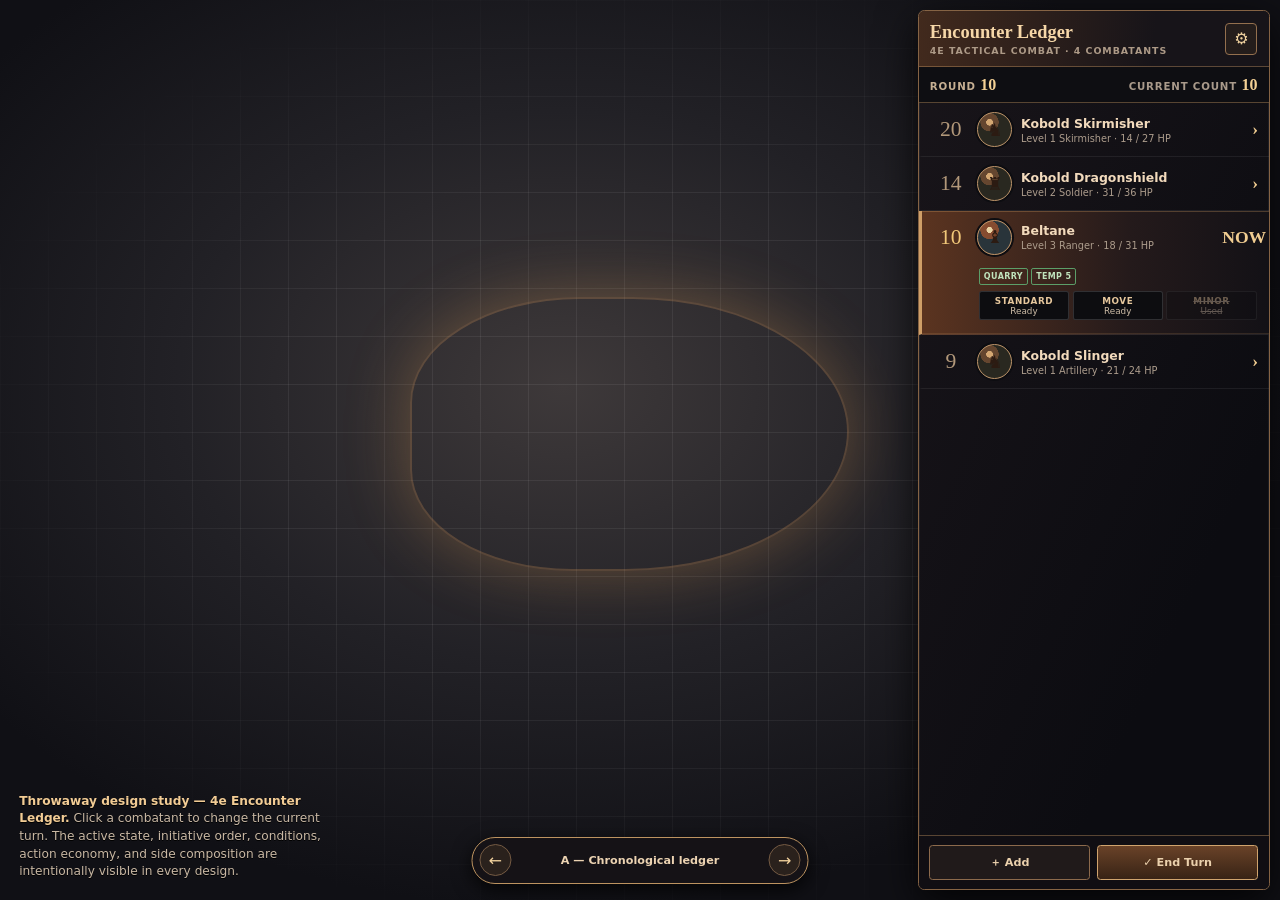
<file: PoC/encounter-ledger-prototype.html>
<!doctype html>
<!--
  THROWAWAY UI PROTOTYPE — not Foundry production code.
  Question: Which right-side Encounter Ledger best supports a 4e GM during play?
  Three structural variants, switchable via ?variant=A|B|C.
-->
<html lang="en">
<head>
  <meta charset="utf-8">
  <meta name="viewport" content="width=device-width, initial-scale=1">
  <title>4e Encounter Ledger Prototype</title>
  <style>
    :root { color-scheme:dark; --void:#0a0a0e; --surface:#151318; --surface-2:#201b1e; --brass:#cf9f68; --edge:#856344; --paper:#f0dec3; --muted:#ad9a87; --red:#c34e4e; --green:#55945c; --blue:#55a7c0; --daily:#778190; --line:rgb(207 159 104 / .38); font-family:Signika,system-ui,sans-serif; }
    * { box-sizing:border-box; } body { min-width:900px; min-height:100vh; margin:0; overflow:hidden; background:radial-gradient(ellipse at 44% 43%,#3e393a 0,#222126 38%,#101015 72%); color:var(--paper); } button { color:inherit; font:inherit; cursor:pointer; }
    .canvas { position:fixed; inset:0; background-image:linear-gradient(#fff1 1px,transparent 1px),linear-gradient(90deg,#fff1 1px,transparent 1px); background-size:48px 48px; mask-image:radial-gradient(ellipse at center,#000 0 40%,transparent 80%); } .canvas::before { position:absolute; top:33%; left:32%; width:34%; height:30%; border:2px solid #bb875550; border-radius:44% 56% 58% 42%; box-shadow:0 0 4rem #d3934e55; content:""; }
    .context { position:fixed; z-index:1; bottom:1.2rem; left:1.2rem; width:19rem; color:#c9b8a4; font-size:.76rem; line-height:1.45; text-shadow:0 1px #000; } .context b { color:#f2cc95; }
    .ledger { position:fixed; z-index:2; top:.65rem; right:.65rem; bottom:.65rem; width:22rem; overflow:hidden; border:1px solid var(--edge); border-radius:.4rem; background:linear-gradient(115deg,#19151a,#0c0c11 72%); box-shadow:0 .8rem 2.5rem #000c,inset 0 0 0 1px #fff1; } .ledger-header { display:flex; align-items:center; gap:.6rem; min-height:3.5rem; padding:.55rem .7rem; border-bottom:1px solid var(--line); background:linear-gradient(95deg,#422a1d,#171419 67%); } h1,h2,h3,p { margin:0; } .ledger-header h1 { color:#f6d7a8; font-family:Georgia,serif; font-size:1.15rem; } .ledger-header small { display:block; margin-top:.16rem; color:var(--muted); font-size:.59rem; font-weight:700; letter-spacing:.1em; text-transform:uppercase; } .gear { width:2rem; height:2rem; margin-left:auto; border:1px solid #94704e; border-radius:.25rem; background:#241d1b; color:#f1d3a0; }
    .roundbar { display:flex; align-items:center; justify-content:space-between; min-height:2.25rem; padding:.35rem .7rem; border-bottom:1px solid var(--line); background:#0e0e12; color:#c6af92; font-size:.64rem; font-weight:700; letter-spacing:.08em; text-transform:uppercase; } .roundbar b { color:#f4d195; font-family:Georgia,serif; font-size:1rem; letter-spacing:0; text-transform:none; } .roundbar .counter { color:#a99a8b; }
    .body { overflow:auto; max-height:calc(100% - 8.15rem); } .footer { position:absolute; right:0; bottom:0; left:0; display:flex; gap:.42rem; padding:.55rem .65rem; border-top:1px solid var(--line); background:#100e13; } .footer button { flex:1; min-height:2.18rem; border:1px solid #8c6a4c; border-radius:.22rem; background:#201a1a; color:#ebd1ad; font-size:.7rem; font-weight:700; } .footer .end { border-color:#d0a46e; background:linear-gradient(#694228,#382315); } .footer button:hover,.gear:hover { border-color:#f2c475; background:#513522; }
    .portrait { display:grid; place-items:center; width:2.2rem; height:2.2rem; border:1px solid #bd9469; border-radius:50%; background:radial-gradient(circle at 35% 28%,#d5a873 0 10%,#65462f 11% 28%,#292820 29%); color:#2c1b12; font-size:1.1rem; box-shadow:0 0 0 2px #0d0d11; } .portrait.hero { background:radial-gradient(circle at 35% 27%,#ead4a5 0 9%,#864c30 10% 28%,#29343a 29%); }
    .chip { display:inline-flex; align-items:center; min-height:1.05rem; padding:.08rem .25rem; border:1px solid #ffffff26; border-radius:.13rem; color:#d6c4ad; font-size:.5rem; font-weight:700; letter-spacing:.045em; text-transform:uppercase; } .chip.bad { border-color:#c95458; color:#ffbab3; } .chip.good { border-color:#5c9f69; color:#c0e3bc; } .chip.mark { border-color:#d49a4e; color:#ffd696; }
    /* A: chronological ledger — scan initiative from top to bottom, expand the active turn. */
    .variant-a .entry { display:grid; grid-template-columns:2.35rem 2.25rem minmax(0,1fr) 2.25rem; gap:.48rem; align-items:center; width:100%; padding:.55rem .65rem; border:0; border-bottom:1px solid #ffffff11; border-left:3px solid transparent; background:transparent; text-align:left; } .variant-a .entry:hover { background:#ffffff09; } .variant-a .entry.active { grid-template-columns:2.35rem 2.25rem minmax(0,1fr) 2.25rem; border-left-color:var(--brass); background:linear-gradient(90deg,#5b3420,#241a1b 60%,#131116); box-shadow:inset 0 1px #e5ac6b45,inset 0 -1px #e5ac6b25; } .variant-a .number { color:#b2987a; font-family:Georgia,serif; font-size:1.35rem; text-align:center; } .variant-a .entry.active .number { color:#f2c879; } .variant-a .name { min-width:0; } .variant-a .name b,.variant-a .name small { display:block; overflow:hidden; text-overflow:ellipsis; white-space:nowrap; } .variant-a .name b { color:#f2dabc; font-size:.78rem; } .variant-a .name small { margin-top:.13rem; color:#ac9c8c; font-size:.61rem; } .variant-a .init { color:#f1cd91; font-family:Georgia,serif; font-size:1.1rem; text-align:right; } .variant-a .details { grid-column:2 / 5; display:none; padding:.05rem .1rem .35rem; } .variant-a .active .details { display:block; } .variant-a .conditions { display:flex; flex-wrap:wrap; gap:.2rem; margin:.28rem 0 .4rem; } .variant-a .actions { display:grid; grid-template-columns:repeat(3,1fr); gap:.22rem; } .variant-a .actions span { padding:.22rem .15rem; border:1px solid #ffffff25; border-radius:.16rem; background:#0d0d10; color:#cdbca6; font-size:.55rem; text-align:center; } .variant-a .actions span b { display:block; color:#e7c89d; font-size:.55rem; letter-spacing:.06em; text-transform:uppercase; } .variant-a .actions .spent { opacity:.4; text-decoration:line-through; }
    /* B: opposing forces — make the tactical sides and their aggregate state primary. */
    .variant-b .side { border-bottom:1px solid var(--line); } .variant-b .side-head { display:flex; align-items:center; gap:.4rem; padding:.5rem .65rem; background:#151316; color:#d9c3a5; font-size:.62rem; font-weight:700; letter-spacing:.08em; text-transform:uppercase; } .variant-b .side-head::after { height:1px; flex:1; background:#ffffff1d; content:""; } .variant-b .side-head b { color:#f2cf98; font-family:Georgia,serif; font-size:.82rem; letter-spacing:0; text-transform:none; } .variant-b .force { display:grid; grid-template-columns:1fr 1fr; gap:.35rem; padding:.45rem; } .variant-b .member { position:relative; min-height:6.6rem; padding:.45rem; border:1px solid #ffffff1c; border-top:3px solid #795d43; border-radius:.25rem; background:#111014; text-align:left; } .variant-b .member.active { border-color:#d3a066; border-top-color:#e8b66f; background:linear-gradient(135deg,#56331f,#1b1517); box-shadow:0 0 1rem #bd7e4260; } .variant-b .member-top { display:flex; gap:.4rem; align-items:center; } .variant-b .member .portrait { width:1.7rem; height:1.7rem; font-size:.82rem; } .variant-b .member b { display:block; overflow:hidden; color:#efd8b8; font-size:.67rem; text-overflow:ellipsis; white-space:nowrap; } .variant-b .member small { color:#ac9a87; font-size:.55rem; } .variant-b .member .initiative { position:absolute; top:.42rem; right:.45rem; color:#efcc8d; font-family:Georgia,serif; font-size:.92rem; } .variant-b .health { height:.34rem; margin:.48rem 0 .3rem; overflow:hidden; border-radius:99px; background:#08080a; } .variant-b .health i { display:block; height:100%; background:linear-gradient(90deg,#a32f36,#e16a64); } .variant-b .health.blue i { background:linear-gradient(90deg,#276a82,#64c0d9); } .variant-b .member .chips { display:flex; flex-wrap:wrap; gap:.16rem; } .variant-b .summary { display:grid; grid-template-columns:repeat(3,1fr); gap:1px; border-top:1px solid var(--line); background:var(--line); } .variant-b .summary div { padding:.38rem .25rem; background:#101015; color:#aa9988; font-size:.51rem; text-align:center; text-transform:uppercase; } .variant-b .summary b { display:block; margin-bottom:.12rem; color:#ecd0a6; font-family:Georgia,serif; font-size:.86rem; }
    /* C: turn inspector — prioritize the current creature, its active effects, and next turns. */
    .variant-c .active-sheet { padding:.65rem; border-bottom:1px solid var(--line); background:linear-gradient(130deg,#4d2d1e,#24191b 56%,#141217); } .variant-c .sheet-title { display:grid; grid-template-columns:3.5rem minmax(0,1fr) 2.4rem; gap:.55rem; align-items:center; } .variant-c .sheet-title .portrait { width:3.2rem; height:3.2rem; font-size:1.5rem; } .variant-c .sheet-title h2 { overflow:hidden; color:#f5d8b5; font-family:Georgia,serif; font-size:1.08rem; text-overflow:ellipsis; white-space:nowrap; } .variant-c .sheet-title p { margin-top:.13rem; color:#c3ac91; font-size:.61rem; } .variant-c .sheet-init { color:#f5cf8d; font-family:Georgia,serif; font-size:1.65rem; text-align:right; } .variant-c .vitals { display:grid; grid-template-columns:1.2fr 1fr 1.35fr; gap:.35rem; margin-top:.55rem; } .variant-c .vital { padding:.3rem .35rem; border:1px solid #ffffff20; border-radius:.2rem; background:#09090b8c; } .variant-c .vital span { display:block; color:#af9d8b; font-size:.5rem; font-weight:700; letter-spacing:.08em; text-transform:uppercase; } .variant-c .vital b { display:block; margin-top:.13rem; color:#f0d1a7; font-size:.75rem; } .variant-c .vital.hp b { color:#ffbbb0; } .variant-c .turn-economy { display:grid; grid-template-columns:repeat(3,1fr); gap:.28rem; margin-top:.5rem; } .variant-c .turn-economy button { min-height:2.45rem; border:1px solid #ffffff2a; border-radius:.2rem; background:#100f12; font-size:.57rem; text-align:center; } .variant-c .turn-economy button b { display:block; margin-bottom:.18rem; color:#e9c99e; font-size:.6rem; letter-spacing:.06em; text-transform:uppercase; } .variant-c .turn-economy .used { opacity:.48; text-decoration:line-through; } .variant-c .section-label { display:flex; gap:.4rem; align-items:center; padding:.55rem .65rem .3rem; color:#bda98f; font-size:.58rem; font-weight:700; letter-spacing:.08em; text-transform:uppercase; } .variant-c .section-label::after { height:1px; flex:1; background:var(--line); content:""; } .variant-c .next { display:grid; grid-template-columns:2rem minmax(0,1fr) 2.2rem; gap:.48rem; align-items:center; width:100%; padding:.42rem .65rem; border:0; border-left:3px solid transparent; background:transparent; text-align:left; } .variant-c .next:hover { background:#ffffff0a; } .variant-c .next .portrait { width:1.7rem; height:1.7rem; font-size:.85rem; } .variant-c .next b,.variant-c .next small { display:block; overflow:hidden; text-overflow:ellipsis; white-space:nowrap; } .variant-c .next b { color:#e7d2b4; font-size:.71rem; } .variant-c .next small { color:#aa9988; font-size:.56rem; } .variant-c .next strong { color:#e9c58a; font-family:Georgia,serif; font-size:1rem; text-align:right; } .variant-c .effects { display:flex; flex-wrap:wrap; gap:.25rem; padding:.25rem .65rem .5rem; }
    .switcher { position:fixed; z-index:4; bottom:1rem; left:50%; display:flex; align-items:center; gap:.55rem; padding:.42rem; border:1px solid #bd9360; border-radius:2rem; background:#151216; box-shadow:0 .35rem 1.2rem #000c; transform:translateX(-50%); } .switcher button { width:2rem; height:2rem; border:1px solid #745a43; border-radius:50%; background:#2a211c; color:#f4d39e; font-size:1rem; } .switcher button:hover { border-color:#f0c879; background:#4b3522; } .switcher output { min-width:15rem; color:#ecd3b2; font-size:.7rem; font-weight:700; text-align:center; }
  </style>
</head>
<body>
  <div class="canvas" aria-hidden="true"></div>
  <p class="context"><b>Throwaway design study — 4e Encounter Ledger.</b> Click a combatant to change the current turn. The active state, initiative order, conditions, action economy, and side composition are intentionally visible in every design.</p>
  <main id="app"></main>
  <nav class="switcher" aria-label="Prototype variant selector"><button id="previous" aria-label="Previous variant">←</button><output id="label"></output><button id="next" aria-label="Next variant">→</button></nav>
  <script>
    const combatants = [
      {name:'Kobold Skirmisher', short:'Skirmisher', role:'Level 1 Skirmisher', init:20, icon:'♞', hp:'14 / 27', percent:52, tags:[['bloodied','bad']], enemy:true},
      {name:'Kobold Dragonshield', short:'Dragonshield', role:'Level 2 Soldier', init:14, icon:'♜', hp:'31 / 36', percent:86, tags:[['marked','mark'],['save ends','bad']], enemy:true},
      {name:'Beltane', short:'Beltane', role:'Level 3 Ranger', init:10, icon:'♝', hp:'18 / 31', percent:58, tags:[['quarry','good'],['temp 5','good']], hero:true},
      {name:'Kobold Slinger', short:'Slinger', role:'Level 1 Artillery', init:9, icon:'♞', hp:'21 / 24', percent:88, tags:[['slowed','bad']], enemy:true}
    ];
    let active=2;
    const current=()=>combatants[active];
    const tags=(person)=>person.tags.map(([text,type])=>`<span class="chip ${type}">${text}</span>`).join('');
    const header=()=>`<header class="ledger-header"><div><h1>Encounter Ledger</h1><small>4e tactical combat · ${combatants.length} combatants</small></div><button class="gear" title="Combat settings">⚙</button></header><div class="roundbar"><span>Round <b>10</b></span><span class="counter">Current count <b>${current().init}</b></span></div>`;
    const footer=()=>`<footer class="footer"><button>＋ Add</button><button class="end">✓ End Turn</button></footer>`;
    const ledger=(content,variant)=>`<aside class="ledger variant-${variant}">${header()}<section class="body">${content}</section>${footer()}</aside>`;
    const variantA=()=>ledger(combatants.map((p,index)=>`<button class="entry ${index===active?'active':''}" data-person="${index}"><span class="number">${p.init}</span><span class="portrait ${p.hero?'hero':''}">${p.icon}</span><span class="name"><b>${p.name}</b><small>${p.role} · ${p.hp} HP</small></span><strong class="init">${index===active?'NOW':'›'}</strong><div class="details"><div class="conditions">${tags(p)}</div><div class="actions"><span><b>Standard</b>Ready</span><span><b>Move</b>Ready</span><span class="spent"><b>Minor</b>Used</span></div></div></button>`).join(''),'a');
    const card=(p,index)=>`<button class="member ${index===active?'active':''}" data-person="${index}"><div class="member-top"><span class="portrait ${p.hero?'hero':''}">${p.icon}</span><span><b>${p.short}</b><small>${p.role.replace('Level ','L')}</small></span></div><strong class="initiative">${p.init}</strong><div class="health ${p.hero?'blue':''}"><i style="width:${p.percent}%"></i></div><div class="chips">${tags(p)}</div></button>`;
    const variantB=()=>ledger(`<section class="side"><header class="side-head">Heroes <b>1 active</b></header><div class="force">${combatants.filter(p=>p.hero).map(p=>card(p,combatants.indexOf(p))).join('')}</div></section><section class="side"><header class="side-head">Enemies <b>3 remaining</b></header><div class="force">${combatants.filter(p=>p.enemy).map(p=>card(p,combatants.indexOf(p))).join('')}</div></section><section class="summary"><div><b>2</b>Bloodied</div><div><b>3</b>Conditions</div><div><b>1</b>Marked</div></section>`,'b');
    const variantC=()=>ledger(`<section class="active-sheet"><div class="sheet-title"><span class="portrait ${current().hero?'hero':''}">${current().icon}</span><div><h2>${current().name}</h2><p>${current().role} · Current turn</p></div><strong class="sheet-init">${current().init}</strong></div><div class="vitals"><div class="vital hp"><span>Hit points</span><b>${current().hp}</b></div><div class="vital"><span>Defenses</span><b>AC 19 · F 16</b></div><div class="vital"><span>Status</span><b>${current().tags.map(t=>t[0]).join(', ')}</b></div></div><div class="turn-economy"><button><b>Standard</b>Ready</button><button><b>Move</b>Ready</button><button class="used"><b>Minor</b>Used</button></div></section><div class="section-label">Next in initiative</div>${combatants.filter((_,index)=>index!==active).map(p=>`<button class="next" data-person="${combatants.indexOf(p)}"><span class="portrait ${p.hero?'hero':''}">${p.icon}</span><span><b>${p.name}</b><small>${p.role}</small></span><strong>${p.init}</strong></button>`).join('')}<div class="section-label">Current effects</div><div class="effects">${tags(current())}<span class="chip">+2 CA vs. target</span></div>`,'c');
    const variants={A:['A — Chronological ledger',variantA],B:['B — Opposing forces',variantB],C:['C — Turn inspector',variantC]}; let key=new URLSearchParams(location.search).get('variant')?.toUpperCase(); if(!variants[key])key='A';
    function render(){document.getElementById('app').innerHTML=variants[key][1]();document.getElementById('label').textContent=variants[key][0];document.querySelectorAll('[data-person]').forEach(button=>button.onclick=()=>{active=Number(button.dataset.person);render();});}
    function move(delta){const keys=Object.keys(variants);key=keys[(keys.indexOf(key)+delta+keys.length)%keys.length];const url=new URL(location);url.searchParams.set('variant',key);history.replaceState(null,'',url);render();}
    document.getElementById('previous').onclick=()=>move(-1);document.getElementById('next').onclick=()=>move(1);window.addEventListener('keydown',event=>{if(!/INPUT|TEXTAREA/.test(document.activeElement.tagName)){if(event.key==='ArrowLeft')move(-1);if(event.key==='ArrowRight')move(1);}});render();
  </script>
</body>
</html>
</file>
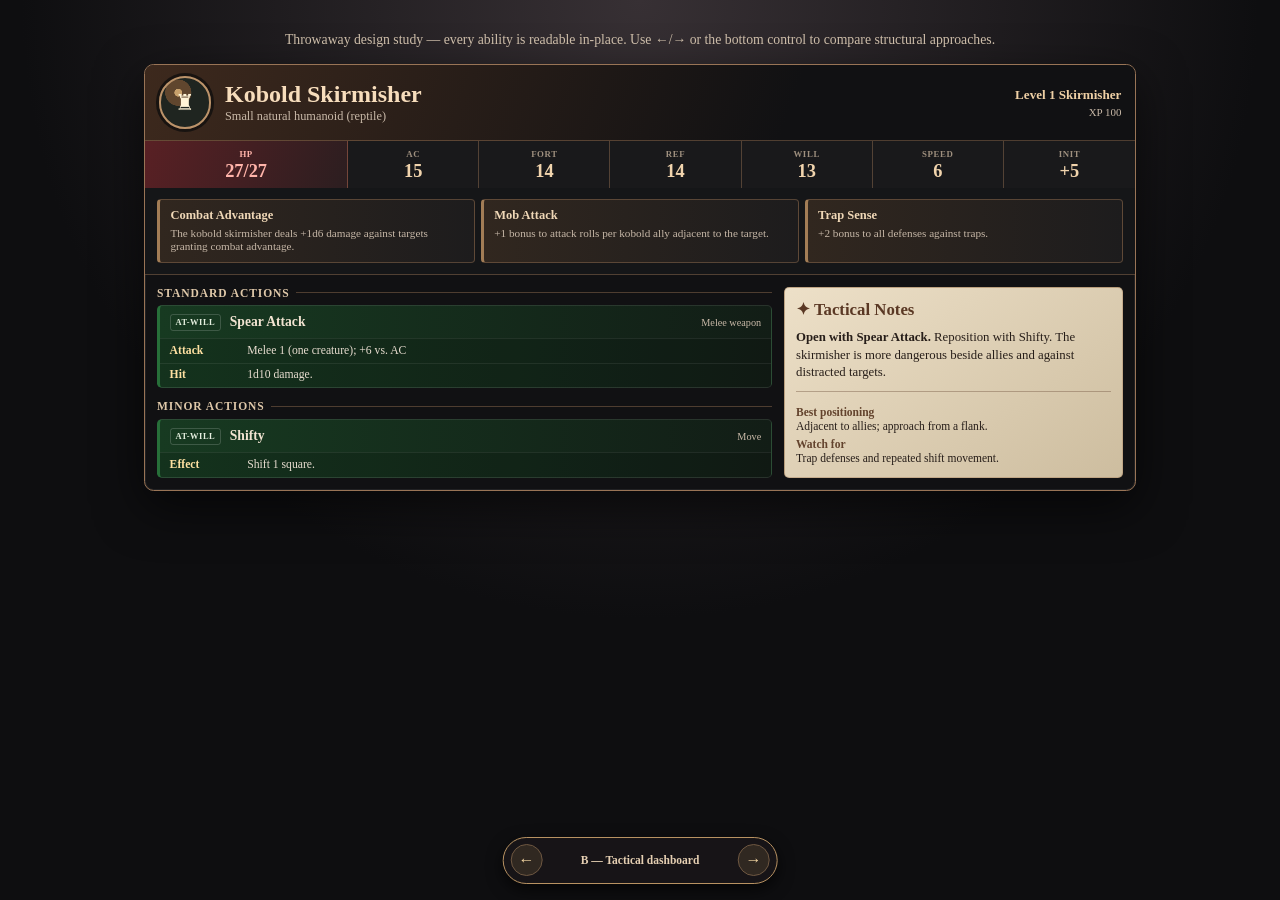
<file: PoC/enemy-readout-prototype.html>
<!doctype html>
<!--
  THROWAWAY UI PROTOTYPE — not Foundry production code.
  Question: How can a GM read every enemy ability without opening each power?
  Three structurally different readouts, switchable via ?variant=A|B|C.
-->
<html lang="en">
<head>
  <meta charset="utf-8">
  <meta name="viewport" content="width=device-width, initial-scale=1">
  <title>Enemy Readout Prototype</title>
  <style>
    :root { color-scheme: dark; --ink:#111113; --panel:#1b191a; --panel-2:#262224; --brass:#997456; --gold:#e3bd77; --paper:#f1e3d1; --muted:#b7a795; --red:#a92d34; --green:#276f39; --blue:#27485e; --line:rgb(153 116 86 / .45); font-family: Signika, Georgia, serif; }
    * { box-sizing:border-box; } body { margin:0; min-height:100vh; padding:2rem 1rem 6rem; background:radial-gradient(circle at top, #373034, #0e0e10 56%); color:var(--paper); }
    .prototype-note { max-width:62rem; margin:0 auto 1rem; color:#cdbda9; font-size:.86rem; text-align:center; } .shell { width:min(62rem, 100%); margin:auto; border:1px solid var(--brass); border-radius:.6rem; overflow:hidden; background:var(--ink); box-shadow:0 1rem 3rem #0009, inset 0 0 0 1px #fff1; }
    .identity { display:flex; gap:.85rem; align-items:center; padding:.7rem .85rem; border-bottom:1px solid var(--line); background:linear-gradient(110deg,#3d291d,#111113 65%); }
    .portrait { display:grid; place-items:center; width:3.3rem; height:3.3rem; flex:0 0 auto; border:2px solid #bb936a; border-radius:50%; background:radial-gradient(circle at 36% 30%,#c8a16c 0 8%,#60462e 9% 28%,#1f2520 29%); color:#fff4d7; font-size:1.35rem; box-shadow:0 0 0 3px #181310; }
    h1,h2,h3,p { margin:0; } h1 { color:#f7ddbc; font-family:Georgia,serif; font-size:1.5rem; line-height:1; } .identity p { margin-top:.18rem; color:#c9b9a8; font-size:.77rem; } .role { margin-left:auto; color:#efd0a5; font-size:.82rem; font-weight:700; text-align:right; } .role small { display:block; margin-top:.18rem; color:#c9b9a8; font-weight:400; }
    .stats { display:grid; grid-template-columns:1.55fr repeat(6, 1fr); background:#19191b; } .stat { min-width:0; padding:.5rem .35rem; border-right:1px solid var(--line); text-align:center; } .stat:last-child { border:0; } .stat b { display:block; color:#f1d4ad; font-family:Georgia,serif; font-size:1.15rem; line-height:1; } .stat span { display:block; margin-bottom:.16rem; color:#9f907f; font-size:.55rem; font-weight:700; letter-spacing:.07em; text-transform:uppercase; } .stat.hp { background:linear-gradient(110deg,#592024,#2c1e20); } .stat.hp b,.stat.hp span { color:#ffb4aa; }
    .content { padding:.75rem; } .section-title { display:flex; align-items:center; gap:.4rem; margin:0 0 .4rem; color:#dfc8a9; font-size:.72rem; letter-spacing:.08em; text-transform:uppercase; } .section-title::after { height:1px; flex:1; background:var(--line); content:""; }
    .chip { min-width:0; padding:.55rem .65rem; border:1px solid var(--line); border-left:3px solid #a27d56; border-radius:.25rem; background:linear-gradient(90deg,#31271f,#1d1c1d); } .chip b,.chip span { display:block; } .chip b { color:#f0d8b7; font-size:.78rem; } .chip span { margin-top:.2rem; color:#c6b7a7; font-size:.7rem; line-height:1.2; }
    .ability { border:1px solid #ffffff18; border-left:3px solid var(--green); border-radius:.3rem; overflow:hidden; background:linear-gradient(90deg,#173a21,#121d16); } .ability + .ability { margin-top:.35rem; } .ability.encounter { border-left-color:var(--red); background:linear-gradient(90deg,#452021,#241718); } .ability.daily { border-left-color:#7f828c; background:linear-gradient(90deg,#323236,#1d1d20); } .ability-head { display:flex; gap:.55rem; align-items:center; padding:.48rem .6rem; } .ability-head b { font-size:.85rem; } .badge { padding:.16rem .3rem; border:1px solid #ffffff2b; border-radius:.18rem; color:#e5efdf; font-size:.53rem; font-weight:700; letter-spacing:.06em; text-transform:uppercase; } .ability-head small { margin-left:auto; color:#c9b9a8; font-size:.64rem; } .rule { display:grid; grid-template-columns:4.4rem 1fr; gap:.45rem; padding:.28rem .6rem; border-top:1px solid #ffffff12; background:#0002; color:#e8ddd0; font-size:.73rem; line-height:1.25; } .rule b { color:#ffe1a2; }
    .switcher { position:fixed; z-index:2; bottom:1rem; left:50%; display:flex; align-items:center; gap:.6rem; padding:.42rem; border:1px solid #b89262; border-radius:99px; background:#171417; box-shadow:0 .35rem 1rem #000a; transform:translateX(-50%); } .switcher button { width:2rem; height:2rem; border:1px solid #6e5741; border-radius:50%; background:#302821; color:#f1d3a0; cursor:pointer; font:inherit; font-size:1rem; } .switcher button:hover { border-color:#f0c879; background:#493925; } .switcher output { min-width:11rem; color:#e6d0b3; font-size:.72rem; font-weight:700; text-align:center; }
    /* A: Rulebook rail — all rules, grouped by action economy. */ .variant-a .body { display:grid; grid-template-columns:9rem 1fr; } .variant-a .rail { padding:.75rem .55rem; border-right:1px solid var(--line); background:#161719; } .variant-a .rail div { padding:.6rem .35rem; border-left:3px solid #745b43; color:#d8c0a1; font-size:.67rem; font-weight:700; letter-spacing:.05em; text-transform:uppercase; } .variant-a .rail div + div { margin-top:.55rem; } .variant-a .rail .standard { border-color:var(--red); } .variant-a .rail .minor { border-color:var(--green); } .variant-a .main { padding:.75rem; } .variant-a .group + .group { margin-top:.75rem; }
    /* B: Tactical dashboard — traits first, powers as a concise battle plan. */ .quick-read { display:grid; grid-template-columns:repeat(3,1fr); gap:.35rem; padding:.65rem .75rem; border-bottom:1px solid var(--line); background:#151618; } .variant-b .body { display:grid; grid-template-columns:minmax(0,1.45fr) minmax(13rem,.8fr); gap:.75rem; padding:.75rem; } .tactics { padding:.7rem; border:1px solid #a27d5680; border-radius:.32rem; background:linear-gradient(145deg,#ede0c8,#cdbd9f); color:#271e19; } .tactics h2 { color:#5a3824; font-family:Georgia,serif; font-size:1.05rem; } .tactics p { margin:.6rem 0; font-size:.8rem; line-height:1.35; } .tactics dl { margin:0; padding-top:.5rem; border-top:1px solid #7d604b77; font-size:.72rem; } .tactics dt { margin-top:.42rem; color:#63432d; font-weight:700; } .tactics dd { margin:.08rem 0 0; }
    /* C: Initiative ledger — horizontal table is fastest to compare many powers. */ .variant-c .legend { display:flex; flex-wrap:wrap; gap:.4rem; padding:.6rem .75rem; border-bottom:1px solid var(--line); color:#bba992; font-size:.68rem; } .variant-c .legend i { width:.6rem; height:.6rem; border-radius:50%; background:var(--green); } .variant-c .legend i:nth-of-type(2){background:var(--red)} .variant-c .legend i:nth-of-type(3){background:#7f828c} .ledger { width:100%; border-collapse:collapse; font-size:.76rem; } .ledger th { padding:.5rem .55rem; border-bottom:1px solid var(--line); background:#292526; color:#bfa98d; font-size:.58rem; letter-spacing:.07em; text-align:left; text-transform:uppercase; } .ledger td { padding:.6rem .55rem; border-bottom:1px solid #ffffff12; vertical-align:top; } .ledger tr:hover { background:#ffffff08; } .timing { width:7rem; color:#c4d5bf; font-size:.62rem; font-weight:700; letter-spacing:.05em; text-transform:uppercase; } .timing.standard { color:#f0b2aa; } .timing.passive { color:#ddc396; } .power-name { color:#f5deb9; font-weight:700; } .power-name small { display:block; margin-top:.18rem; color:#b4a797; font-style:italic; font-weight:400; } .compact-rule b { color:#f4d3a0; }
    @media (max-width:650px) { body{padding:.6rem .35rem 5.5rem}.stats{grid-template-columns:repeat(4,1fr)}.variant-a .body,.variant-b .body{grid-template-columns:1fr}.variant-a .rail{display:flex;gap:.25rem;overflow:auto;border-right:0;border-bottom:1px solid var(--line)}.variant-a .rail div,.variant-a .rail div + div{margin:0;white-space:nowrap}.quick-read{grid-template-columns:1fr}.variant-c .content{overflow-x:auto}.ledger{min-width:44rem}.role{display:none} }
  </style>
</head>
<body>
  <p class="prototype-note">Throwaway design study — every ability is readable in-place. Use ←/→ or the bottom control to compare structural approaches.</p>
  <main id="app"></main>
  <nav class="switcher" aria-label="Prototype variant selector"><button id="previous" aria-label="Previous variant">←</button><output id="label"></output><button id="next" aria-label="Next variant">→</button></nav>
  <script>
    const abilities = {
      traits: [['Combat Advantage','The kobold skirmisher deals +1d6 damage against targets granting combat advantage.'],['Mob Attack','+1 bonus to attack rolls per kobold ally adjacent to the target.'],['Trap Sense','+2 bonus to all defenses against traps.']],
      standard: [['Spear Attack','At-Will','Melee 1 (one creature); +6 vs. AC','1d10 damage.']],
      minor: [['Shifty','At-Will','—','Shift 1 square.']]
    };
    const header = () => `<section class="shell"><header class="identity"><div class="portrait" aria-label="Kobold portrait">♜</div><div><h1>Kobold Skirmisher</h1><p>Small natural humanoid (reptile)</p></div><div class="role">Level 1 Skirmisher<small>XP 100</small></div></header><div class="stats"><div class="stat hp"><span>HP</span><b>27/27</b></div><div class="stat"><span>AC</span><b>15</b></div><div class="stat"><span>Fort</span><b>14</b></div><div class="stat"><span>Ref</span><b>14</b></div><div class="stat"><span>Will</span><b>13</b></div><div class="stat"><span>Speed</span><b>6</b></div><div class="stat"><span>Init</span><b>+5</b></div></div>`;
    const card = (name, badge, attack, effect, kind='') => `<article class="ability ${kind}"><div class="ability-head"><span class="badge">${badge}</span><b>${name}</b><small>${name === 'Spear Attack' ? 'Melee weapon' : 'Move'}</small></div>${attack !== '—' ? `<div class="rule"><b>Attack</b><span>${attack}</span></div>` : ''}<div class="rule"><b>${attack === '—' ? 'Effect' : 'Hit'}</b><span>${effect}</span></div></article>`;
    const title = text => `<h2 class="section-title">${text}</h2>`;
    const variantA = () => `${header()}<div class="variant-a"><div class="body"><aside class="rail"><div>∞ Passive traits</div><div class="standard">⚔ Standard actions</div><div class="minor">↝ Minor actions</div></aside><div class="main"><section class="group">${title('Passive traits')}${abilities.traits.map(([n,e]) => `<div class="chip"><b>${n}</b><span>${e}</span></div>`).join('')}</section><section class="group">${title('Standard actions')}${card(...abilities.standard[0], 'standard')}</section><section class="group">${title('Minor actions')}${card(...abilities.minor[0], 'minor')}</section></div></div></div></section>`;
    const variantB = () => `${header()}<div class="variant-b"><section class="quick-read">${abilities.traits.map(([n,e]) => `<div class="chip"><b>${n}</b><span>${e}</span></div>`).join('')}</section><div class="body"><div><section>${title('Standard actions')}${card(...abilities.standard[0], 'standard')}</section><section style="margin-top:.75rem">${title('Minor actions')}${card(...abilities.minor[0], 'minor')}</section></div><aside class="tactics"><h2>✦ Tactical Notes</h2><p><b>Open with Spear Attack.</b> Reposition with Shifty. The skirmisher is more dangerous beside allies and against distracted targets.</p><dl><dt>Best positioning</dt><dd>Adjacent to allies; approach from a flank.</dd><dt>Watch for</dt><dd>Trap defenses and repeated shift movement.</dd></dl></aside></div></div></section>`;
    const traitRows = abilities.traits.map(([n,e]) => `<tr><td class="timing passive">Passive trait</td><td class="power-name">${n}</td><td class="compact-rule"><b>Effect:</b> ${e}</td></tr>`).join('');
    const variantC = () => `${header()}<div class="variant-c"><div class="legend"><i></i> At-will <i></i> Encounter <i></i> Daily <span>• Action economy is the primary scan order</span></div><div class="content"><table class="ledger"><thead><tr><th>When</th><th>Ability</th><th>Complete rule</th></tr></thead><tbody>${traitRows}<tr><td class="timing standard">Standard · At-will</td><td class="power-name">Spear Attack<small>Shifty little bugger.</small></td><td class="compact-rule"><b>Attack:</b> Melee 1 (one creature); +6 vs. AC<br><b>Hit:</b> 1d10 damage.</td></tr><tr><td class="timing">Minor · At-will</td><td class="power-name">Shifty<small>Movement</small></td><td class="compact-rule"><b>Effect:</b> Shift 1 square.</td></tr><tr><td class="timing">Immediate</td><td class="power-name">—</td><td class="compact-rule">No immediate actions.</td></tr></tbody></table></div></div></section>`;
    const variants = { A:['Rulebook rail',variantA], B:['Tactical dashboard',variantB], C:['Initiative ledger',variantC] };
    let key = new URLSearchParams(location.search).get('variant')?.toUpperCase(); if (!variants[key]) key = 'B';
    function render() { document.getElementById('app').innerHTML = variants[key][1](); document.getElementById('label').textContent = `${key} — ${variants[key][0]}`; }
    function move(delta) { const keys = Object.keys(variants); key = keys[(keys.indexOf(key)+delta+keys.length)%keys.length]; const url = new URL(location); url.searchParams.set('variant',key); history.replaceState(null,'',url); render(); }
    document.getElementById('previous').onclick=()=>move(-1); document.getElementById('next').onclick=()=>move(1); window.addEventListener('keydown',e=>{if(!/INPUT|TEXTAREA/.test(document.activeElement.tagName)){if(e.key==='ArrowLeft')move(-1);if(e.key==='ArrowRight')move(1);}}); render();
  </script>
</body>
</html>
</file>
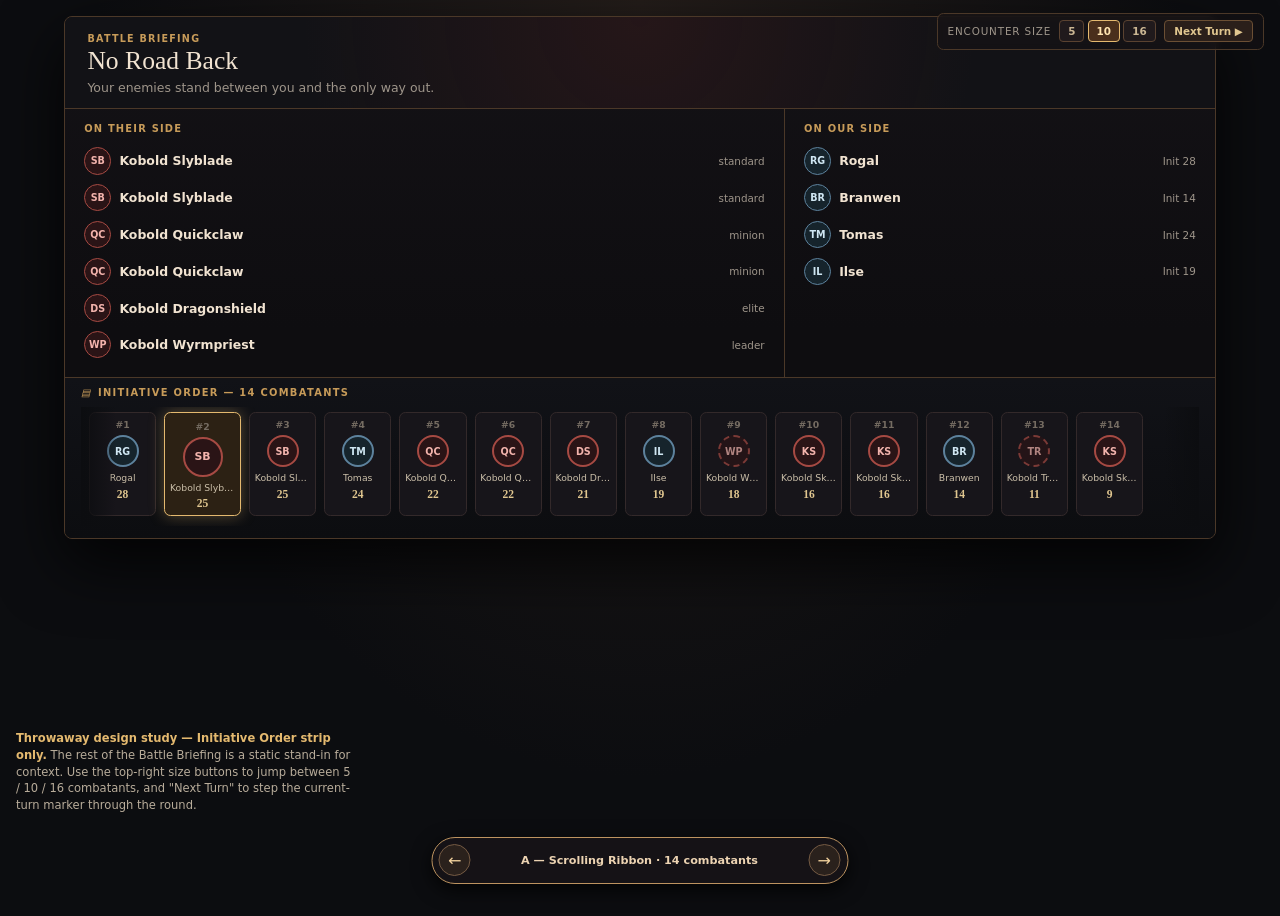
<file: PoC/initiative-tracker-prototype.html>
<!doctype html>
<!--
  THROWAWAY UI PROTOTYPE — not Foundry production code.
  Question: What should the Battle Briefing's bottom "Initiative Order" strip
  look like, given the combatant count swings from ~5 to ~16 (lots of
  same-type minions)? The current build places pins on a single fixed-width
  line, which crowds/overlaps badly at the high end.
  Three structurally different variants, switchable with ?variant=A|B|C.
  Use the "Encounter size" control (top-right) to stress-test each variant
  at 5, 10, and 16 combatants, and "Next Turn" to see how the current-turn
  indicator behaves as the round advances.
  Assumption: standard/minion monsters of the same statblock share one
  initiative roll (common 4e table practice), so they naturally land
  adjacent in turn order — this is what variant B's grouping relies on.
-->
<html lang="en">
<head>
<meta charset="utf-8">
<meta name="viewport" content="width=device-width, initial-scale=1">
<title>Initiative Tracker Prototype</title>
<style>
  :root {
    color-scheme: dark;
    --void: #08090b; --panel: #121116; --panel-hi: #1a171b; --edge: #4b3828; --brass: #c79b59;
    --brass-hi: #e4b96f; --paper: #f1e3d1; --muted: #9e958a; --blood: #a64a43; --hero: #5d829d;
    --gold: #e0c68f; --green: #3b914b;
    font-family: Signika, system-ui, sans-serif;
  }
  * { box-sizing: border-box; }
  body {
    min-width: 960px; min-height: 100vh; margin: 0; overflow-x: hidden; padding-bottom: 4.5rem;
    background: radial-gradient(ellipse at 50% 0%, #241d1a 0%, #0c0d10 60%); color: var(--paper);
  }
  button { color: inherit; font: inherit; cursor: pointer; }
  button:focus-visible { outline: 2px solid var(--brass-hi); outline-offset: 2px; }

  .prototype-note {
    position: fixed; z-index: 5; bottom: 5.4rem; left: 1rem; max-width: 21rem;
    color: #b8ac9a; font-size: 0.72rem; line-height: 1.45;
  }
  .prototype-note b { color: var(--brass-hi); }

  .devbar {
    position: fixed; z-index: 5; top: 0.8rem; right: 1rem; display: flex; align-items: center;
    gap: 0.5rem; padding: 0.4rem 0.6rem; border: 1px solid var(--edge); border-radius: 0.4rem;
    background: #17141688; backdrop-filter: blur(3px); font-size: 0.65rem;
  }
  .devbar span { color: var(--muted); text-transform: uppercase; letter-spacing: 0.08em; }
  .devbar .sizes { display: flex; gap: 0.2rem; }
  .devbar .sizes button {
    padding: 0.25rem 0.5rem; border: 1px solid #5a4230; border-radius: 0.25rem; background: #201a1c;
    color: #cbb794; font-weight: 700;
  }
  .devbar .sizes button.is-active { border-color: var(--brass-hi); background: #4a2f1c; color: #ffe4b0; }
  .devbar .next {
    padding: 0.25rem 0.6rem; border: 1px solid #6b4f34; border-radius: 0.25rem; background: #2a1f1a;
    color: var(--gold); font-weight: 700;
  }
  .devbar .next:hover { border-color: var(--brass-hi); }

  .dialog {
    width: min(72rem, calc(100vw - 3rem)); margin: 1rem auto; border: 1px solid var(--edge);
    border-radius: 0.5rem; background: linear-gradient(#141216, #0e0d10 60%);
    box-shadow: 0 1.5rem 4rem #000c; overflow: hidden;
  }
  .dialog__heading {
    padding: 1rem 1.4rem 0.85rem; border-bottom: 1px solid var(--edge);
    background: radial-gradient(circle at 50% 0, rgb(112 38 34 / 20%), transparent 58%), #121216;
  }
  .dialog__heading .eyebrow {
    display: block; color: var(--brass); font-size: 0.6rem; font-weight: 800; letter-spacing: 0.13em;
    text-transform: uppercase;
  }
  .dialog__heading h1 { margin: 0.15rem 0 0.2rem; font-family: "Modesto Condensed", Georgia, serif; font-size: 1.6rem; font-weight: normal; }
  .dialog__heading p { margin: 0; color: var(--muted); font-size: 0.78rem; }

  .dialog__body { display: grid; grid-template-columns: 1.5fr 0.9fr; gap: 0; border-bottom: 1px solid var(--edge); }
  .side { padding: 0.85rem 1.2rem; }
  .side + .side { border-left: 1px solid var(--edge); }
  .side h2 { margin: 0 0 0.55rem; color: var(--brass); font-size: 0.62rem; font-weight: 800; letter-spacing: 0.12em; text-transform: uppercase; }
  .roster-row {
    display: flex; align-items: center; gap: 0.5rem; padding: 0.3rem 0; font-size: 0.78rem;
  }
  .roster-row .mono {
    display: grid; place-items: center; flex: 0 0 auto; width: 1.7rem; height: 1.7rem; border-radius: 50%;
    font-size: 0.6rem; font-weight: 800; border: 1.5px solid var(--hero);
  }
  .side.enemies .mono { border-color: var(--blood); background: #2a1416; color: #f2b3ac; }
  .side.party .mono { background: #16242c; color: #cfe6f2; }
  .roster-row b { font-weight: 700; }
  .roster-row small { margin-left: auto; color: var(--muted); }

  /* ---- shared tracker chrome ---- */
  .tracker { padding: 0.6rem 1rem 0.75rem; background: linear-gradient(#111217, #0c0d10); min-height: 9.5rem; }
  .tracker > header {
    display: flex; align-items: center; gap: 0.4rem; margin-bottom: 0.55rem; color: var(--brass);
    font-size: 0.62rem; font-weight: 800; letter-spacing: 0.13em; text-transform: uppercase;
  }
  .tier { color: var(--gold); }
  .avatar {
    display: grid; place-items: center; border-radius: 50%; font-weight: 800; flex: 0 0 auto;
    background: #201a1c; border: 2px solid var(--hero);
  }
  .avatar.hostile { border-color: var(--blood); background: #2a1416; color: #f2b3ac; }
  .avatar.friendly { background: #16242c; color: #cfe6f2; }
  .is-hidden-pin { border-style: dashed !important; opacity: 0.7; }

  /* ================= Variant A — Scrolling Ribbon ================= */
  .variant-a .ribbon-wrap { position: relative; }
  .variant-a .ribbon-wrap::before,
  .variant-a .ribbon-wrap::after {
    content: ""; position: absolute; top: 0; bottom: 0; width: 2.2rem; z-index: 2; pointer-events: none;
  }
  .variant-a .ribbon-wrap::before { left: 0; background: linear-gradient(90deg, #0c0d10, transparent); }
  .variant-a .ribbon-wrap::after { right: 0; background: linear-gradient(270deg, #0c0d10, transparent); }
  .variant-a .ribbon {
    display: flex; gap: 0.5rem; overflow-x: auto; scroll-snap-type: x proximity; padding: 0.3rem 0.5rem 0.6rem;
    scrollbar-width: thin;
  }
  .variant-a .chip {
    scroll-snap-align: center; display: flex; flex-direction: column; align-items: center; gap: 0.3rem;
    flex: 0 0 auto; width: 4.2rem; padding: 0.4rem 0.3rem 0.35rem; border: 1px solid #33292a;
    border-radius: 0.4rem; background: #17151a;
  }
  .variant-a .chip .avatar { width: 2rem; height: 2rem; font-size: 0.6rem; }
  .variant-a .chip .seq { color: #756c62; font-size: 0.58rem; font-weight: 700; }
  .variant-a .chip .init { color: var(--gold); font-size: 0.72rem; font-weight: 800; font-family: "Modesto Condensed", serif; }
  .variant-a .chip .name { max-width: 100%; overflow: hidden; text-overflow: ellipsis; white-space: nowrap; font-size: 0.58rem; color: #cbbfa9; text-align: center; }
  .variant-a .chip.is-current {
    width: 4.8rem; padding-top: 0.5rem; border-color: var(--brass-hi); background: #2c2114;
    box-shadow: 0 0 0.9rem rgb(228 185 111 / 35%);
  }
  .variant-a .chip.is-current .avatar { width: 2.5rem; height: 2.5rem; font-size: 0.68rem; }

  /* ================= Variant B — Tiered Round Ladder ================= */
  .variant-b .rung {
    display: flex; align-items: center; gap: 0.55rem; padding: 0.4rem 0.55rem; margin-bottom: 0.3rem;
    border: 1px solid #2c2426; border-radius: 0.35rem; background: #151316; font-size: 0.74rem;
    cursor: pointer;
  }
  .variant-b .rung:hover { border-color: #4a3a2c; }
  .variant-b .rung .avatar { width: 1.9rem; height: 1.9rem; font-size: 0.58rem; }
  .variant-b .rung .stack { position: relative; width: 1.9rem; height: 1.9rem; flex: 0 0 auto; }
  .variant-b .rung .stack .avatar { position: absolute; width: 1.5rem; height: 1.5rem; font-size: 0.5rem; }
  .variant-b .rung .stack .avatar:nth-child(1) { top: 0; left: 0.4rem; z-index: 3; }
  .variant-b .rung .stack .avatar:nth-child(2) { top: 0.35rem; left: 0; z-index: 2; opacity: 0.85; }
  .variant-b .rung .stack .avatar:nth-child(3) { top: 0.35rem; left: 0.8rem; z-index: 1; opacity: 0.7; }
  .variant-b .rung b { font-weight: 700; }
  .variant-b .rung .count-badge {
    padding: 0.05rem 0.4rem; border-radius: 1rem; background: #3a2c1a; color: var(--gold);
    font-size: 0.62rem; font-weight: 800;
  }
  .variant-b .rung .init-badge {
    margin-left: auto; color: var(--gold); font-family: "Modesto Condensed", serif; font-size: 0.9rem; font-weight: 800;
  }
  .variant-b .rung.is-current { border-color: var(--brass-hi); background: #241a10; }
  .variant-b .rung.is-current .avatar { border-color: var(--brass-hi); }
  .variant-b .tier-label {
    margin: 0.5rem 0 0.25rem; color: #756c62; font-size: 0.58rem; font-weight: 800; letter-spacing: 0.1em;
    text-transform: uppercase;
  }
  .variant-b .tier-label:first-child { margin-top: 0; }
  .variant-b .rung.is-expanded .members { display: flex; }
  .variant-b .members { display: none; flex-wrap: wrap; gap: 0.3rem; width: 100%; margin-top: 0.3rem; padding-left: 2.4rem; }
  .variant-b .members span {
    padding: 0.1rem 0.4rem; border: 1px solid #3a2c1a; border-radius: 0.8rem; font-size: 0.6rem; color: #cbbfa9;
  }
  .variant-b .ladder { max-height: 12rem; overflow-y: auto; padding-right: 0.3rem; }

  /* ================= Variant C — Radial Turn Wheel ================= */
  .variant-c { display: flex; align-items: center; justify-content: center; gap: 1.4rem; padding: 0.4rem 0.8rem 0.6rem; }
  .variant-c .wheel { position: relative; flex: 0 0 auto; width: 11.5rem; height: 11.5rem; }
  .variant-c .wheel::before {
    content: ""; position: absolute; inset: 0.9rem; border-radius: 50%; border: 1px dashed #3a3026;
  }
  .variant-c .node {
    position: absolute; top: 50%; left: 50%; display: grid; place-items: center; transform-origin: center;
  }
  .variant-c .node .avatar { font-size: 0.55rem; }
  .variant-c .node .seq {
    position: absolute; top: -0.35rem; right: -0.2rem; width: 0.95rem; height: 0.95rem; border-radius: 50%;
    background: #100d0e; border: 1px solid #4a3a2c; color: #a99a80; font-size: 0.5rem; font-weight: 800;
    display: grid; place-items: center;
  }
  .variant-c .node.is-current .avatar {
    border-color: var(--brass-hi); box-shadow: 0 0 0.7rem rgb(228 185 111 / 45%);
  }
  .variant-c .now-card {
    flex: 0 0 auto; width: 13rem; padding: 0.7rem 0.8rem; border: 1px solid var(--brass-hi); border-radius: 0.4rem;
    background: linear-gradient(#241c12, #17130f);
  }
  .variant-c .now-card .eyebrow2 { color: var(--brass); font-size: 0.58rem; font-weight: 800; letter-spacing: 0.1em; text-transform: uppercase; }
  .variant-c .now-card h3 { margin: 0.2rem 0 0.15rem; font-family: "Modesto Condensed", Georgia, serif; font-size: 1.15rem; font-weight: normal; }
  .variant-c .now-card p { margin: 0; color: var(--muted); font-size: 0.68rem; }
  .variant-c .now-card .init-line { margin-top: 0.4rem; color: var(--gold); font-size: 0.85rem; font-weight: 800; }

  .switcher {
    position: fixed; z-index: 5; bottom: 1rem; left: 50%; display: flex; align-items: center; gap: 0.55rem;
    padding: 0.42rem; border: 1px solid #bd9360; border-radius: 2rem; background: #151216;
    box-shadow: 0 0.35rem 1.2rem #000c; transform: translateX(-50%);
  }
  .switcher button { width: 2rem; height: 2rem; border: 1px solid #745a43; border-radius: 50%; background: #2a211c; color: #f4d39e; font-size: 1rem; }
  .switcher button:hover { border-color: #f0c879; background: #4b3522; }
  .switcher output { min-width: 20rem; color: #ecd3b2; font-size: 0.7rem; font-weight: 700; text-align: center; }
</style>
</head>
<body>
  <aside class="prototype-note">
    <b>Throwaway design study — Initiative Order strip only.</b>
    The rest of the Battle Briefing is a static stand-in for context.
    Use the top-right size buttons to jump between 5 / 10 / 16 combatants,
    and "Next Turn" to step the current-turn marker through the round.
  </aside>

  <div class="devbar">
    <span>Encounter size</span>
    <div class="sizes">
      <button data-size="5">5</button>
      <button data-size="10">10</button>
      <button data-size="16">16</button>
    </div>
    <button class="next" id="nextTurn">Next Turn ▶</button>
  </div>

  <main id="app"></main>

  <nav class="switcher" aria-label="Prototype variant selector">
    <button id="previous" aria-label="Previous variant">←</button>
    <output id="label"></output>
    <button id="next" aria-label="Next variant">→</button>
  </nav>

<script>
  const PARTY = [
    { id: "p1", name: "Rogal", type: "Swordmage", icon: "RG", side: "friendly", initiative: 28 },
    { id: "p2", name: "Branwen", type: "Cleric", icon: "BR", side: "friendly", initiative: 14 },
    { id: "p3", name: "Tomas", type: "Rogue", icon: "TM", side: "friendly", initiative: 24 },
    { id: "p4", name: "Ilse", type: "Ranger", icon: "IL", side: "friendly", initiative: 19 },
  ];

  // Consecutive same-groupKey entries share an initiative, mirroring the common
  // 4e practice of one roll per monster type — this is what lets variant B
  // collapse them into a single row.
  const ENEMY_POOL = [
    { groupKey: "dragonshield", name: "Kobold Dragonshield", tier: "elite", icon: "DS", initiative: 21 },
    { groupKey: "wyrmpriest", name: "Kobold Wyrmpriest", tier: "leader", icon: "WP", initiative: 18, hidden: true },
    { groupKey: "slyblade", name: "Kobold Slyblade", tier: "standard", icon: "SB", initiative: 25 },
    { groupKey: "slyblade", name: "Kobold Slyblade", tier: "standard", icon: "SB", initiative: 25 },
    { groupKey: "trapmaster", name: "Kobold Trapmaster", tier: "standard", icon: "TR", initiative: 11, hidden: true },
    { groupKey: "skirmisher-std", name: "Kobold Skirmisher", tier: "standard", icon: "KS", initiative: 16 },
    { groupKey: "skirmisher-std", name: "Kobold Skirmisher", tier: "standard", icon: "KS", initiative: 16 },
    { groupKey: "quickclaw-min", name: "Kobold Quickclaw", tier: "minion", icon: "QC", initiative: 22 },
    { groupKey: "quickclaw-min", name: "Kobold Quickclaw", tier: "minion", icon: "QC", initiative: 22 },
    { groupKey: "skirmisher-min", name: "Kobold Skirmisher", tier: "minion", icon: "KS", initiative: 9 },
    { groupKey: "skirmisher-min", name: "Kobold Skirmisher", tier: "minion", icon: "KS", initiative: 9 },
    { groupKey: "skirmisher-min", name: "Kobold Skirmisher", tier: "minion", icon: "KS", initiative: 9 },
    { groupKey: "skirmisher-min", name: "Kobold Skirmisher", tier: "minion", icon: "KS", initiative: 9 },
    { groupKey: "slinger-min", name: "Kobold Slinger", tier: "minion", icon: "SL", initiative: 13 },
    { groupKey: "slinger-min", name: "Kobold Slinger", tier: "minion", icon: "SL", initiative: 13 },
    { groupKey: "slinger-min", name: "Kobold Slinger", tier: "minion", icon: "SL", initiative: 13 },
  ];

  let variant = (new URLSearchParams(location.search).get("variant") || "A").toUpperCase();
  const variants = { A: "A — Scrolling Ribbon", B: "B — Tiered Round Ladder", C: "C — Radial Turn Wheel" };
  if (!variants[variant]) { variant = "A"; }

  let size = 10;
  let currentIndex = 1;
  const expanded = new Set();

  function buildTurnOrder() {
    const enemies = ENEMY_POOL.slice(0, size).map((e, i) => ({ ...e, id: `e${i}`, side: "hostile" }));
    const all = [...PARTY.map((p) => ({ ...p, tier: "party" })), ...enemies];
    all.sort((a, b) => b.initiative - a.initiative);
    return all.map((c, index) => ({ ...c, index }));
  }

  function mergeAdjacent(order) {
    const rows = [];
    for (const entry of order) {
      const last = rows[rows.length - 1];
      if (last && last.groupKey && last.groupKey === entry.groupKey && last.initiative === entry.initiative) {
        last.members.push(entry);
      } else {
        rows.push({ ...entry, members: [entry] });
      }
    }
    return rows.map((row) => ({
      ...row,
      count: row.members.length,
      isCurrent: row.members.some((m) => m.index === currentIndex),
      isHidden: row.members.some((m) => m.hidden),
    }));
  }

  function avatar(entry, extraClass) {
    return `<div class="avatar ${entry.side} ${entry.hidden ? "is-hidden-pin" : ""} ${extraClass || ""}">${entry.icon}</div>`;
  }

  // ---- Variant A: horizontal scrolling ribbon, one chip per combatant ----
  function renderA(order) {
    const chips = order.map((c) => `
      <div class="chip ${c.index === currentIndex ? "is-current" : ""}" id="${c.index === currentIndex ? "current-chip" : ""}">
        <span class="seq">#${c.index + 1}</span>
        ${avatar(c)}
        <span class="name">${c.name}</span>
        <span class="init">${c.initiative}</span>
      </div>`).join("");
    return `
      <section class="tracker variant-a">
        <header><i>▤</i><span>Initiative Order — ${order.length} combatants</span></header>
        <div class="ribbon-wrap"><div class="ribbon" id="ribbon">${chips}</div></div>
      </section>`;
  }

  // ---- Variant B: vertical tiers, identical monsters collapsed into one row ----
  function renderB(order) {
    const rows = mergeAdjacent(order);
    const nowRows = rows.filter((r) => r.isCurrent);
    const nextRows = rows.slice(rows.indexOf(nowRows[0]) + 1, rows.indexOf(nowRows[0]) + 3);
    const laterRows = rows.filter((r) => !nowRows.includes(r) && !nextRows.includes(r));

    const rung = (row) => {
      const isGroup = row.count > 1;
      const body = isGroup
        ? `<div class="stack">${row.members.slice(0, 3).map((m) => avatar(m)).join("")}</div>
           <b>${row.name}</b><span class="count-badge">×${row.count}</span>`
        : `${avatar(row)}<b>${row.name}</b>`;
      const members = isGroup
        ? `<div class="members">${row.members.map((m) => `<span>#${m.index + 1} ${m.name}</span>`).join("")}</div>`
        : "";
      return `<div class="rung ${row.isCurrent ? "is-current" : ""} ${expanded.has(row.id) ? "is-expanded" : ""}" data-row-id="${row.id}" data-group="${isGroup ? "1" : "0"}">
        ${body}<span class="init-badge">${row.initiative}</span>${members}
      </div>`;
    };

    return `
      <section class="tracker variant-b">
        <header><i>▤</i><span>Initiative Order — ${order.length} combatants</span></header>
        <div class="ladder">
          <div class="tier-label tier">Now Acting</div>
          ${nowRows.map(rung).join("")}
          ${nextRows.length ? `<div class="tier-label">Up Next</div>${nextRows.map(rung).join("")}` : ""}
          ${laterRows.length ? `<div class="tier-label">Later This Round</div>${laterRows.map(rung).join("")}` : ""}
        </div>
      </section>`;
  }

  // ---- Variant C: radial wheel, current combatant called out beside it ----
  function renderC(order) {
    const current = order[currentIndex] ?? order[0];
    const n = order.length;
    const radius = n > 12 ? 4.9 : n > 8 ? 4.6 : 4.1;
    const size2 = n > 12 ? "1.5rem" : n > 8 ? "1.7rem" : "1.95rem";
    const nodes = order.map((c, i) => {
      const angle = (i / n) * 360 - 90;
      const rad = (angle * Math.PI) / 180;
      const x = 50 + radius * Math.cos(rad) * 10;
      const y = 50 + radius * Math.sin(rad) * 10;
      return `<div class="node ${i === currentIndex ? "is-current" : ""}" style="left:${x}%; top:${y}%; transform: translate(-50%, -50%);">
        ${avatar(c, "")}<span class="seq">${i + 1}</span>
      </div>`.replace(`<div class="avatar`, `<div style="width:${size2};height:${size2};font-size:0.55rem;" class="avatar`);
    }).join("");

    return `
      <section class="tracker variant-c">
        <div class="wheel">${nodes}</div>
        <div class="now-card">
          <span class="eyebrow2">Now Acting</span>
          <h3>${current.name}</h3>
          <p>${current.tier === "party" ? current.type : current.tier} · turn ${currentIndex + 1} of ${n}</p>
          <div class="init-line">Initiative ${current.initiative}</div>
        </div>
      </section>`;
  }

  function render() {
    const order = buildTurnOrder();
    if (currentIndex >= order.length) { currentIndex = 0; }
    const renderers = { A: renderA, B: renderB, C: renderC };
    document.getElementById("app").innerHTML = `
      <div class="dialog">
        <div class="dialog__heading">
          <span class="eyebrow">Battle Briefing</span>
          <h1>No Road Back</h1>
          <p>Your enemies stand between you and the only way out.</p>
        </div>
        <div class="dialog__body">
          <div class="side enemies">
            <h2>On Their Side</h2>
            ${order.filter((c) => c.side === "hostile").slice(0, 6).map((c) => `
              <div class="roster-row"><div class="mono">${c.icon}</div><b>${c.name}</b><small>${c.tier}</small></div>`).join("")}
          </div>
          <div class="side party">
            <h2>On Our Side</h2>
            ${PARTY.map((p) => `<div class="roster-row"><div class="mono">${p.icon}</div><b>${p.name}</b><small>Init ${p.initiative}</small></div>`).join("")}
          </div>
        </div>
        ${renderers[variant](order)}
      </div>`;

    document.querySelectorAll(".sizes button").forEach((b) => b.classList.toggle("is-active", Number(b.dataset.size) === size));
    document.getElementById("label").textContent = `${variants[variant]} · ${order.length} combatants`;

    const chip = document.getElementById("current-chip");
    if (chip) { chip.scrollIntoView({ inline: "center", block: "nearest" }); }

    document.querySelectorAll(".variant-b .rung[data-group='1']").forEach((row) => {
      row.addEventListener("click", () => {
        const id = row.dataset.rowId;
        expanded.has(id) ? expanded.delete(id) : expanded.add(id);
        render();
      });
    });
  }

  document.querySelectorAll(".sizes button").forEach((b) => {
    b.addEventListener("click", () => { size = Number(b.dataset.size); currentIndex = 0; render(); });
  });
  document.getElementById("nextTurn").addEventListener("click", () => {
    const order = buildTurnOrder();
    currentIndex = (currentIndex + 1) % order.length;
    render();
  });

  function setVariant(next) {
    variant = next;
    const url = new URL(location);
    url.searchParams.set("variant", variant);
    history.replaceState(null, "", url);
    render();
  }
  const keys = Object.keys(variants);
  document.getElementById("previous").addEventListener("click", () => setVariant(keys[(keys.indexOf(variant) - 1 + keys.length) % keys.length]));
  document.getElementById("next").addEventListener("click", () => setVariant(keys[(keys.indexOf(variant) + 1) % keys.length]));
  window.addEventListener("keydown", (e) => {
    const tag = document.activeElement?.tagName;
    if (tag === "INPUT" || tag === "TEXTAREA" || document.activeElement?.isContentEditable) { return; }
    if (e.key === "ArrowLeft") { document.getElementById("previous").click(); }
    if (e.key === "ArrowRight") { document.getElementById("next").click(); }
  });

  render();
</script>
</body>
</html>
</file>
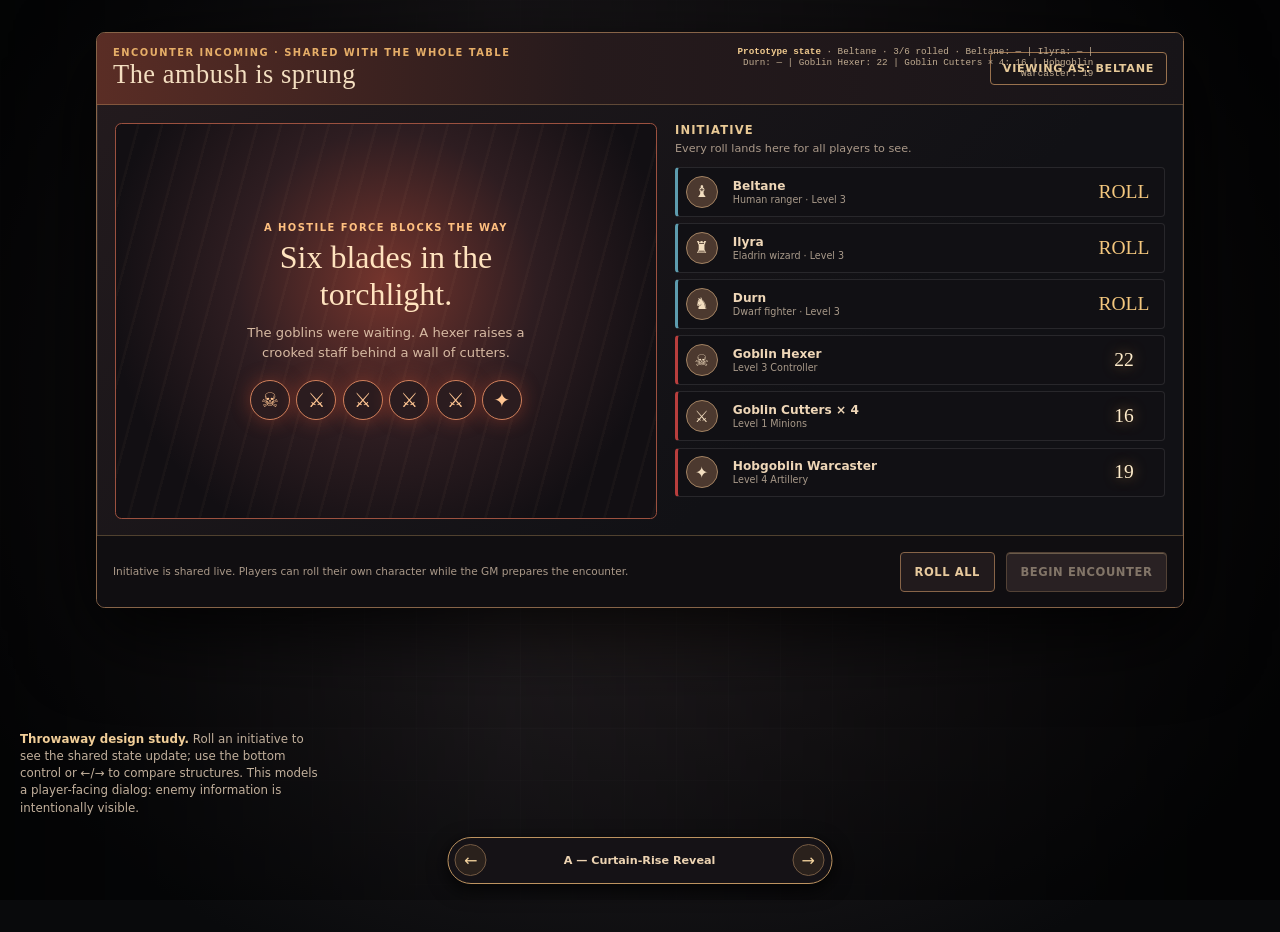
<file: PoC/start-combat-dialog-prototype.html>
<!doctype html>
<!--
  THROWAWAY UI PROTOTYPE — not Foundry production code.
  Question: Which shared Start Combat dialog best creates a tense, legible
  initiative reveal for both the GM and players?
  Three variants, switchable with ?variant=A|B|C.
-->
<html lang="en">
<head>
  <meta charset="utf-8">
  <meta name="viewport" content="width=device-width, initial-scale=1">
  <title>Start Combat Dialog Prototype</title>
  <style>
    :root { color-scheme:dark; --void:#08090b; --ink:#111114; --panel:#181519; --panel-hi:#272025; --edge:#876448; --brass:#e1b06d; --paper:#f3dec0; --muted:#aa9989; --blood:#b83e3d; --danger:#e86150; --hero:#5d9cae; --green:#6b9d65; --line:rgb(228 181 116 / .30); font-family:Signika,system-ui,sans-serif; }
    * { box-sizing:border-box; } body { min-width:900px; min-height:100vh; margin:0; overflow:hidden; background:radial-gradient(ellipse at 50% 43%,#4b3a35 0,#211d20 38%,#090a0c 84%); color:var(--paper); }
    body::before { position:fixed; inset:0; background-image:linear-gradient(#ffffff05 1px,transparent 1px),linear-gradient(90deg,#ffffff05 1px,transparent 1px); background-size:52px 52px; mask-image:radial-gradient(circle at center,#000 0 30%,transparent 77%); content:""; }
    button { color:inherit; font:inherit; cursor:pointer; } button:focus-visible { outline:2px solid #ffe0a4; outline-offset:2px; }
    .veil { position:fixed; inset:0; background:linear-gradient(90deg,#0009,#0002 40%,#000a); } .prototype-note { position:fixed; z-index:1; bottom:5.2rem; left:1.25rem; max-width:19rem; color:#c2b09c; font-size:.74rem; line-height:1.45; } .prototype-note b { color:#f1ce98; }
    .dialog { position:relative; z-index:2; width:min(68rem,calc(100vw - 4rem)); max-height:calc(100vh - 5.7rem); min-height:36rem; margin:2rem auto; overflow:hidden; border:1px solid var(--edge); border-radius:.55rem; background:linear-gradient(135deg,#241b1e,#111115 65%); box-shadow:0 1.5rem 5rem #000d,inset 0 0 0 1px #fff1; }
    .dialog-header { display:flex; align-items:center; min-height:4.5rem; padding:.75rem 1rem; border-bottom:1px solid var(--line); background:linear-gradient(90deg,#5a2d25,#261a1c 45%,#171418); } .eyebrow { display:block; color:#e6ae68; font-size:.62rem; font-weight:700; letter-spacing:.15em; text-transform:uppercase; } h1,h2,h3,p { margin:0; } h1 { margin-top:.12rem; font-family:Georgia,serif; font-size:1.65rem; font-weight:normal; letter-spacing:.02em; } .header-action { margin-left:auto; padding:.55rem .75rem; border:1px solid #99724e; border-radius:.25rem; background:#1a1517; color:#e6c999; font-size:.7rem; font-weight:700; letter-spacing:.06em; text-transform:uppercase; }
    .footer { position:absolute; right:0; bottom:0; left:0; display:flex; align-items:center; gap:.7rem; min-height:4.5rem; padding:.7rem 1rem; border-top:1px solid var(--line); background:#100e11; } .footer small { flex:1; color:var(--muted); font-size:.66rem; line-height:1.35; } .button { min-height:2.5rem; padding:.5rem .85rem; border:1px solid #876448; border-radius:.25rem; background:#211a1c; color:#e7c99d; font-size:.72rem; font-weight:700; letter-spacing:.05em; text-transform:uppercase; } .button:hover { border-color:#f2c47f; background:#4a2d20; } .button.primary { border-color:#e0a65c; background:linear-gradient(#7b4027,#482316); color:#ffe0b0; box-shadow:inset 0 1px #ffe1a64d; } .button.primary:disabled { border-color:#534236; background:#292123; color:#827568; cursor:not-allowed; }
    .state { position:absolute; z-index:3; top:.8rem; right:5.6rem; max-width:24rem; color:#c2ad92; font-family:ui-monospace,monospace; font-size:.58rem; text-align:right; } .state b { color:#f0ca8f; }
    /* A — The curtain rises: a dramatic enemy reveal is the center of gravity. */
    .variant-a { display:grid; grid-template-columns:1.05fr .95fr; min-height:27rem; padding:1.15rem; gap:1.15rem; } .reveal { position:relative; display:grid; place-items:center; overflow:hidden; border:1px solid #9c513f; border-radius:.4rem; background:radial-gradient(circle at 50% 40%,#75352d 0,#2e1d21 42%,#120f13 78%); } .reveal::before { position:absolute; inset:0; background:repeating-linear-gradient(105deg,transparent 0 20px,#ffbf8a08 21px 23px); content:""; } .reveal-copy { position:relative; z-index:1; max-width:23rem; padding:1.2rem; text-align:center; } .reveal-copy .eyebrow { color:#ffc080; } .reveal h2 { margin:.38rem 0 .6rem; color:#ffe3bf; font-family:Georgia,serif; font-size:2rem; font-weight:normal; } .reveal p { color:#d6b9a2; font-size:.82rem; line-height:1.5; } .enemy-count { display:flex; justify-content:center; gap:.4rem; margin-top:1.1rem; } .enemy-count span { display:grid; place-items:center; width:2.5rem; height:2.5rem; border:1px solid #d0805b; border-radius:50%; background:#2b1c1f; color:#ffc592; box-shadow:0 0 1.2rem #dd53335c; font-size:1.25rem; } .initiative-side { display:flex; flex-direction:column; } .initiative-side h3 { color:#e9c995; font-size:.72rem; letter-spacing:.1em; text-transform:uppercase; } .initiative-side > p { margin:.3rem 0 .75rem; color:var(--muted); font-size:.7rem; } .roll-list { display:grid; gap:.42rem; } .roller { display:grid; grid-template-columns:2.4rem minmax(0,1fr) auto; align-items:center; gap:.55rem; padding:.48rem; border:1px solid #ffffff19; border-left:3px solid var(--hero); border-radius:.25rem; background:#111014; } .roller.foe { border-left-color:var(--blood); } .avatar { display:grid; place-items:center; width:2rem; height:2rem; border:1px solid #a28262; border-radius:50%; background:#4c392f; font-size:1rem; } .roller b,.roller small { display:block; overflow:hidden; text-overflow:ellipsis; white-space:nowrap; } .roller b { color:#eed6b7; font-size:.76rem; } .roller small { margin-top:.1rem; color:#a99a8a; font-size:.6rem; } .roll { min-width:4rem; border:0; background:transparent; color:#f4c77e; font-family:Georgia,serif; font-size:1.22rem; } .roll.ready { color:#ffedcc; text-shadow:0 0 .8rem #e7a654a8; }
    /* B — A raid briefing: opponents are intelligence, and the party chooses when to commit. */
    .variant-b { display:grid; grid-template-columns:16rem minmax(0,1fr); min-height:27rem; } .threat-board { padding:1rem; border-right:1px solid var(--line); background:linear-gradient(#21191b,#111014); } .threat-board h2 { margin:.25rem 0 .35rem; color:#f4d6ae; font-family:Georgia,serif; font-size:1.28rem; font-weight:normal; } .threat-board p { color:var(--muted); font-size:.7rem; line-height:1.45; } .threat-meter { display:flex; gap:.24rem; margin-top:.7rem; } .threat-meter i { flex:1; height:.28rem; background:#5d3c35; } .threat-meter i.hot { background:#d35645; box-shadow:0 0 .55rem #d35645aa; } .foe-cards { display:grid; gap:.45rem; margin-top:.85rem; } .foe-card { padding:.52rem; border:1px solid #8f5142; border-radius:.25rem; background:#27191c; } .foe-card b { display:block; color:#ffd3ac; font-size:.72rem; } .foe-card span { display:block; margin-top:.18rem; color:#d1a890; font-size:.59rem; } .party-board { padding:1rem 1.1rem; } .party-board > header { display:flex; align-items:end; justify-content:space-between; padding-bottom:.7rem; border-bottom:1px solid var(--line); } .party-board h2 { color:#f5d9b3; font-family:Georgia,serif; font-size:1.4rem; font-weight:normal; } .party-board header span { color:#a9bda9; font-size:.63rem; font-weight:700; letter-spacing:.08em; text-transform:uppercase; } .hero-grid { display:grid; grid-template-columns:repeat(2,1fr); gap:.65rem; margin-top:.75rem; } .hero-card { position:relative; min-height:7.3rem; padding:.7rem; border:1px solid #436e78; border-radius:.32rem; background:linear-gradient(135deg,#182226,#111215); } .hero-card.waiting { border-color:#665447; background:linear-gradient(135deg,#292021,#151215); } .hero-card b { display:block; color:#e9dbc4; font-size:.85rem; } .hero-card small { display:block; margin-top:.16rem; color:#aebeba; font-size:.62rem; } .hero-card .big-roll { position:absolute; right:.7rem; bottom:.55rem; color:#f0ca83; font-family:Georgia,serif; font-size:1.7rem; } .hero-card .status { position:absolute; bottom:.68rem; left:.7rem; color:#9ab8b2; font-size:.57rem; font-weight:700; letter-spacing:.08em; text-transform:uppercase; } .hero-card.waiting .status { color:#bc9e80; } .personal-roll { grid-column:span 2; min-height:3.25rem; border:1px solid #bd9562; border-radius:.3rem; background:linear-gradient(90deg,#4c3023,#281b1a); color:#f9d4a0; font-weight:700; letter-spacing:.06em; text-transform:uppercase; }
    /* C — A charging initiative track: every die roll visibly changes the whole room's order. */
    .variant-c { min-height:27rem; padding:1rem 1.2rem; } .track-intro { display:flex; justify-content:space-between; align-items:end; padding-bottom:.75rem; border-bottom:1px solid var(--line); } .track-intro h2 { margin-top:.2rem; color:#f5d7ae; font-family:Georgia,serif; font-size:1.45rem; font-weight:normal; } .track-intro p { color:var(--muted); font-size:.68rem; } .initiative-track { position:relative; display:grid; grid-template-columns:repeat(11,1fr); height:14.2rem; margin:1rem 1.5rem 0; } .initiative-track::before { position:absolute; top:7.7rem; right:0; left:0; height:2px; background:linear-gradient(90deg,#6a4c3a,#e6af65 48%,#6a4c3a); content:""; } .tick { position:relative; padding-top:8.3rem; color:#9f8c77; font-size:.62rem; text-align:center; } .tick::before { position:absolute; top:7.35rem; left:50%; width:.65rem; height:.65rem; border:2px solid #9c7859; border-radius:50%; background:#171216; content:""; transform:translateX(-50%); } .track-token { position:absolute; z-index:1; display:grid; place-items:center; width:5.9rem; min-height:3.2rem; padding:.36rem; border:1px solid #9b7252; border-radius:.32rem; background:#20191b; box-shadow:0 .35rem .85rem #000a; font-size:.62rem; text-align:center; transform:translateX(-50%); } .track-token.foe { border-color:#a54d42; background:#351c1e; } .track-token.pending { border-style:dashed; opacity:.72; } .track-token b { display:block; color:#f2d5b2; font-size:.72rem; } .track-token span { display:block; margin-top:.12rem; color:#b8a18c; } .track-token strong { display:block; margin-top:.12rem; color:#ffc979; font-family:Georgia,serif; font-size:1.1rem; } .track-token.foe strong { color:#ff9b85; } .track-token[data-row="1"] { top:1rem; } .track-token[data-row="2"] { top:10.2rem; } .rolling-message { margin:1rem auto 0; color:#ddc5a6; font-size:.73rem; text-align:center; } .rolling-message b { color:#ffca7d; }
    .switcher { position:fixed; z-index:5; bottom:1rem; left:50%; display:flex; align-items:center; gap:.55rem; padding:.42rem; border:1px solid #bd9360; border-radius:2rem; background:#151216; box-shadow:0 .35rem 1.2rem #000c; transform:translateX(-50%); } .switcher button { width:2rem; height:2rem; border:1px solid #745a43; border-radius:50%; background:#2a211c; color:#f4d39e; font-size:1rem; } .switcher button:hover { border-color:#f0c879; background:#4b3522; } .switcher output { min-width:18rem; color:#ecd3b2; font-size:.7rem; font-weight:700; text-align:center; }
  </style>
</head>
<body>
  <div class="veil" aria-hidden="true"></div>
  <aside class="prototype-note"><b>Throwaway design study.</b> Roll an initiative to see the shared state update; use the bottom control or ←/→ to compare structures. This models a player-facing dialog: enemy information is intentionally visible.</aside>
  <main id="app"></main>
  <nav class="switcher" aria-label="Prototype variant selector"><button id="previous" aria-label="Previous variant">←</button><output id="label"></output><button id="next" aria-label="Next variant">→</button></nav>
  <script>
    const combatants = [
      { name:'Beltane', detail:'Human ranger · Level 3', icon:'♝', side:'hero', roll:null },
      { name:'Ilyra', detail:'Eladrin wizard · Level 3', icon:'♜', side:'hero', roll:null },
      { name:'Durn', detail:'Dwarf fighter · Level 3', icon:'♞', side:'hero', roll:null },
      { name:'Goblin Hexer', detail:'Level 3 Controller', icon:'☠', side:'foe', roll:22 },
      { name:'Goblin Cutters × 4', detail:'Level 1 Minions', icon:'⚔', side:'foe', roll:16 },
      { name:'Hobgoblin Warcaster', detail:'Level 4 Artillery', icon:'✦', side:'foe', roll:19 }
    ];
    let key = new URLSearchParams(location.search).get('variant')?.toUpperCase();
    let viewer = 'Beltane';
    const variants = { A:'A — Curtain-Rise Reveal', B:'B — Raid Briefing', C:'C — Initiative Collision' };
    if (!variants[key]) key = 'A';
    const rollText = p => p.roll === null ? '—' : p.roll;
    const heroes = () => combatants.filter(p => p.side === 'hero');
    const foes = () => combatants.filter(p => p.side === 'foe');
    const rolled = () => combatants.filter(p => p.roll !== null).length;
    const fullState = () => `${viewer} · ${rolled()}/${combatants.length} rolled · ${combatants.map(p => `${p.name}: ${rollText(p)}`).join(' | ')}`;
    const header = subtitle => `<header class="dialog-header"><div><span class="eyebrow">Encounter incoming · shared with the whole table</span><h1>${subtitle}</h1></div><button class="header-action" data-action="viewer">Viewing as: ${viewer}</button></header><output class="state"><b>Prototype state</b> · ${fullState()}</output>`;
    const roller = p => `<div class="roller ${p.side === 'foe' ? 'foe' : ''}"><span class="avatar">${p.icon}</span><span><b>${p.name}</b><small>${p.detail}</small></span><button class="roll ${p.roll !== null ? 'ready' : ''}" data-roll="${p.name}" aria-label="Roll initiative for ${p.name}">${p.roll === null ? 'ROLL' : p.roll}</button></div>`;
    const footer = () => `<footer class="footer"><small>${rolled() === combatants.length ? 'Everyone is ready. Lock the order and let the first turn hit the table.' : 'Initiative is shared live. Players can roll their own character while the GM prepares the encounter.'}</small><button class="button" data-action="roll-all">Roll all</button><button class="button primary" data-action="begin" ${rolled() === combatants.length ? '' : 'disabled'}>Begin encounter</button></footer>`;
    const variantA = () => `<section class="dialog">${header('The ambush is sprung')}<div class="variant-a"><section class="reveal"><div class="reveal-copy"><span class="eyebrow">A hostile force blocks the way</span><h2>Six blades in the torchlight.</h2><p>The goblins were waiting. A hexer raises a crooked staff behind a wall of cutters.</p><div class="enemy-count"><span>☠</span><span>⚔</span><span>⚔</span><span>⚔</span><span>⚔</span><span>✦</span></div></div></section><section class="initiative-side"><h3>Initiative</h3><p>Every roll lands here for all players to see.</p><div class="roll-list">${combatants.map(roller).join('')}</div></section></div>${footer()}</section>`;
    const variantB = () => `<section class="dialog">${header('A fight is about to begin')}<div class="variant-b"><aside class="threat-board"><span class="eyebrow">Threat assessment</span><h2>Goblin ambush</h2><p>A prepared force has the high ground and a controller in the back line.</p><div class="threat-meter"><i class="hot"></i><i class="hot"></i><i class="hot"></i><i class="hot"></i><i></i></div><div class="foe-cards">${foes().map(p => `<article class="foe-card"><b>${p.icon} ${p.name}</b><span>${p.detail} · Initiative ${rollText(p)}</span></article>`).join('')}</div></aside><section class="party-board"><header><div><span class="eyebrow">Your party</span><h2>Roll before the blades meet</h2></div><span>${rolled()}/6 ready</span></header><div class="hero-grid">${heroes().map(p => `<button class="hero-card ${p.roll === null ? 'waiting' : ''}" data-roll="${p.name}"><b>${p.icon} ${p.name}</b><small>${p.detail}</small><span class="status">${p.roll === null ? 'Awaiting player' : 'Initiative locked'}</span><strong class="big-roll">${p.roll === null ? 'ROLL' : p.roll}</strong></button>`).join('')}<button class="personal-roll" data-roll="${viewer}">Roll ${viewer}'s initiative</button></div></section></div>${footer()}</section>`;
    const position = p => p.roll === null ? 50 : Math.max(5,Math.min(95,100 - ((p.roll - 1) / 24 * 90)));
    const token = (p, index) => `<div class="track-token ${p.side === 'foe' ? 'foe' : ''} ${p.roll === null ? 'pending' : ''}" data-row="${index % 2 + 1}" style="left:${position(p)}%"><b>${p.icon} ${p.name}</b><span>${p.roll === null ? 'Waiting for roll' : p.detail}</span><strong>${p.roll === null ? '?' : p.roll}</strong></div>`;
    const variantC = () => `<section class="dialog">${header('Initiative breaks like thunder')}<div class="variant-c"><header class="track-intro"><div><span class="eyebrow">The order is forming</span><h2>Every die changes the first exchange.</h2></div><p>Enemies have already rolled. The table watches the line take shape.</p></header><section class="initiative-track">${[25,22,19,16,13,10,7,4,1].map(n => `<span class="tick">${n}</span>`).join('')}${combatants.map(token).join('')}</section><p class="rolling-message"><b>${rolled()}/6 combatants ready.</b> Click a hero's card in another variant, or use Roll all, to watch their place snap into the order.</p></div>${footer()}</section>`;
    function render() { document.getElementById('app').innerHTML = key === 'A' ? variantA() : key === 'B' ? variantB() : variantC(); document.getElementById('label').textContent = variants[key]; bind(); }
    function roll(name) { const p = combatants.find(c => c.name === name); if (p && p.roll === null) p.roll = 1 + Math.floor(Math.random() * 20) + (p.side === 'hero' ? 4 : 3); render(); }
    function bind() { document.querySelectorAll('[data-roll]').forEach(button => button.onclick = () => roll(button.dataset.roll)); document.querySelectorAll('[data-action="roll-all"]').forEach(button => button.onclick = () => { combatants.forEach(p => { if (p.roll === null) p.roll = 1 + Math.floor(Math.random() * 20) + (p.side === 'hero' ? 4 : 3); }); render(); }); document.querySelectorAll('[data-action="viewer"]').forEach(button => button.onclick = () => { const names = heroes().map(p => p.name); viewer = names[(names.indexOf(viewer) + 1) % names.length]; render(); }); document.querySelectorAll('[data-action="begin"]').forEach(button => button.onclick = () => { button.textContent = 'Encounter begun'; }); }
    function move(delta) { const keys = Object.keys(variants); key = keys[(keys.indexOf(key) + delta + keys.length) % keys.length]; const url = new URL(location); url.searchParams.set('variant', key); history.replaceState(null,'',url); render(); }
    document.getElementById('previous').onclick = () => move(-1); document.getElementById('next').onclick = () => move(1); window.addEventListener('keydown', event => { if (!/INPUT|TEXTAREA/.test(document.activeElement.tagName)) { if (event.key === 'ArrowLeft') move(-1); if (event.key === 'ArrowRight') move(1); } }); render();
  </script>
</body>
</html>
</file>
